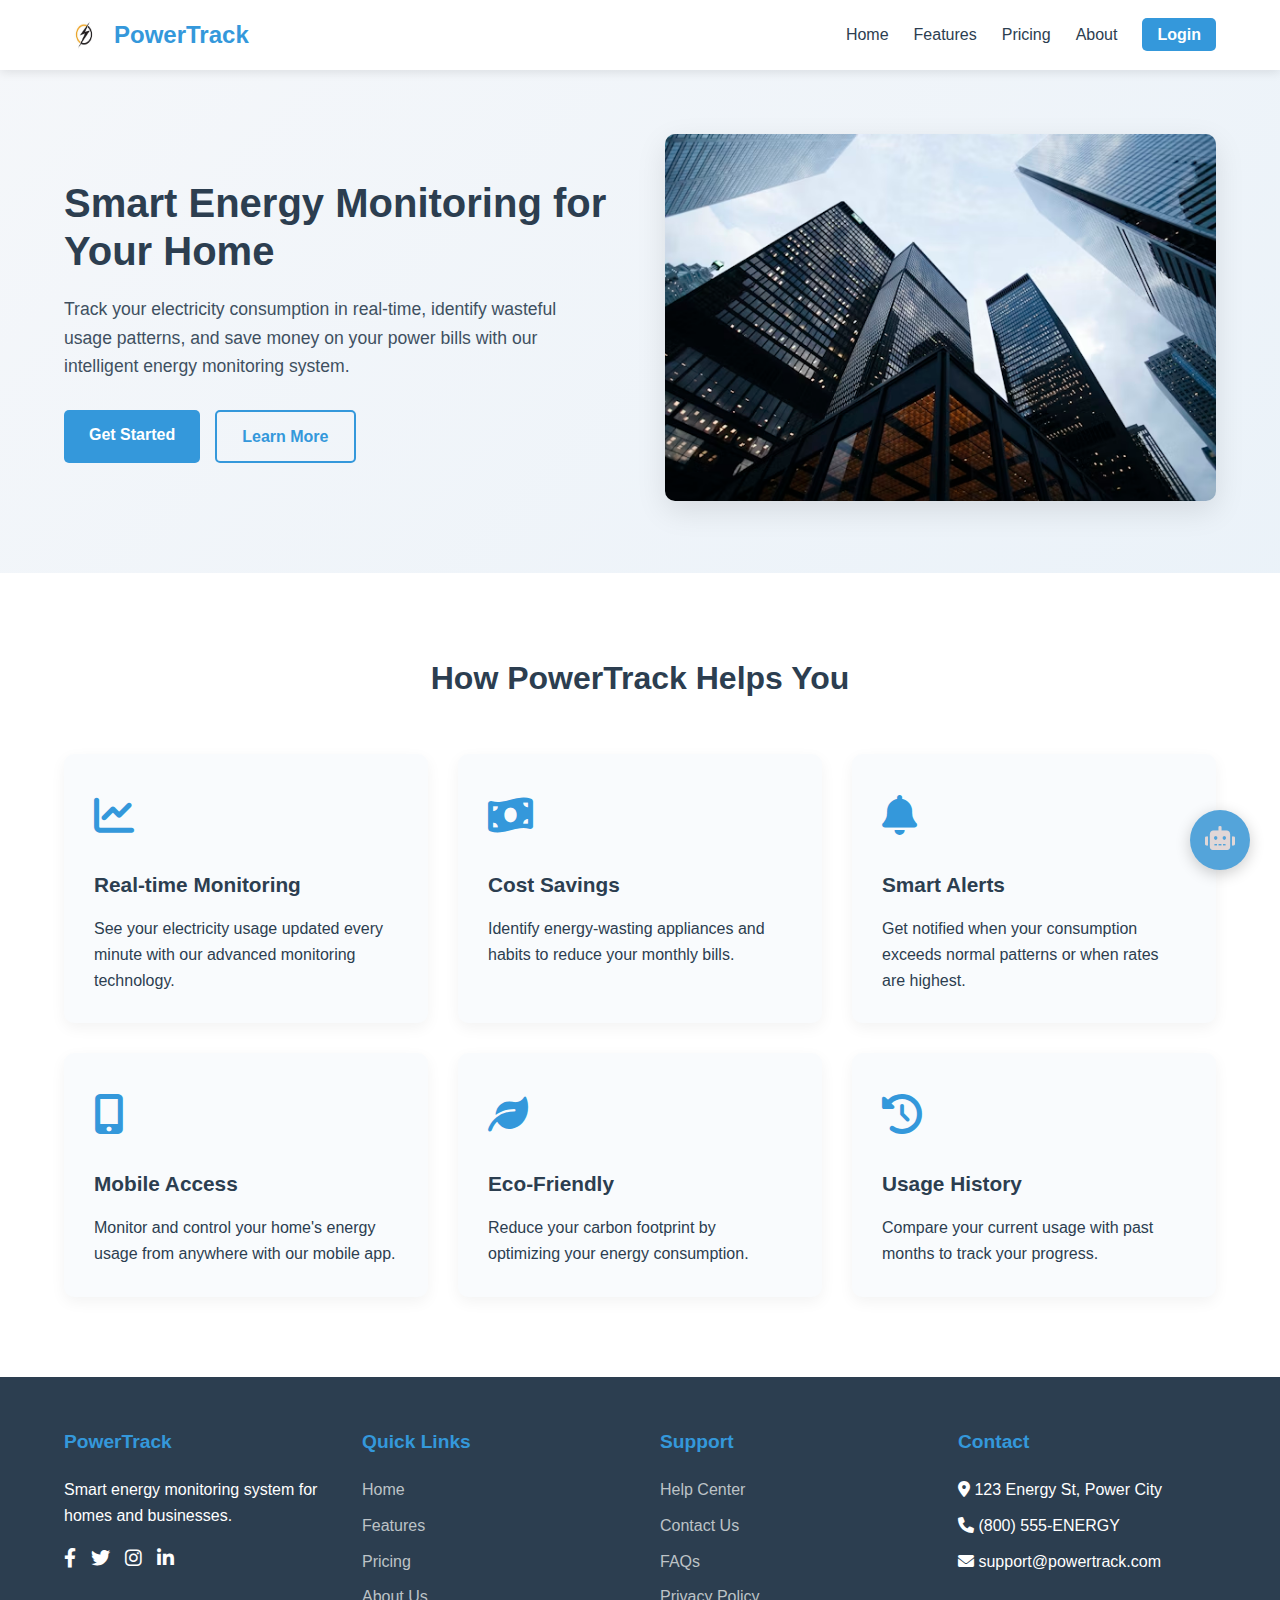
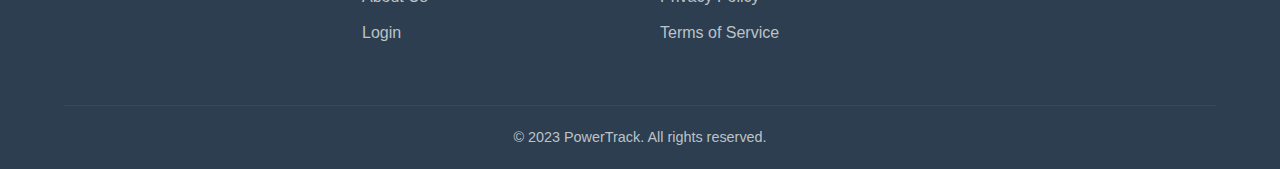
<file: index.html>
<!DOCTYPE html>
<html lang="en">
<head>
    <meta charset="UTF-8">
    <meta name="viewport" content="width=device-width, initial-scale=1.0">
    <title>PowerTrack - Home</title>
    <style>
        * {
            box-sizing: border-box;
            margin: 0;
            padding: 0;
            font-family: 'Segoe UI', Tahoma, Geneva, Verdana, sans-serif;
        }
        
        body {
            background-color: #f5f7fa;
            background-image: linear-gradient(135deg, #f5f7fa 0%, #e4eff8 100%);
            color: #2c3e50;
            line-height: 1.6;
        }
        
        /* Header Styles */
        header {
            background-color: white;
            box-shadow: 0 2px 10px rgba(0,0,0,0.1);
            padding: 15px 5%;
            display: flex;
            justify-content: space-between;
            align-items: center;
        }
        
        .logo-container {
            display: flex;
            align-items: center;
        }
        
        .logo {
            width: 40px;
            height: 40px;
            margin-right: 10px;
        }
        
        .brand-name {
            font-size: 1.5rem;
            font-weight: 700;
            color: #3498db;
        }
        
        nav ul {
            display: flex;
            list-style: none;
        }
        
        nav ul li {
            margin-left: 25px;
        }
        
        nav ul li a {
            text-decoration: none;
            color: #2c3e50;
            font-weight: 500;
            transition: color 0.3s;
        }
        
        nav ul li a:hover {
            color: #3498db;
        }
        
        .login-btn {
            background-color: #3498db;
            color: white;
            padding: 8px 15px;
            border-radius: 5px;
            font-weight: 600;
        }
        
        /* Hero Section */
        .hero {
            display: flex;
            align-items: center;
            padding: 5% 5%;
            gap: 50px;
        }
        
        .hero-content {
            flex: 1;
        }
        
        .hero h1 {
            font-size: 2.5rem;
            margin-bottom: 20px;
            line-height: 1.2;
        }
        
        .hero p {
            font-size: 1.1rem;
            margin-bottom: 30px;
            max-width: 500px;
            opacity: 0.9;
        }
        
        .cta-buttons {
            display: flex;
            gap: 15px;
        }
        
        .primary-btn, .secondary-btn {
            padding: 12px 25px;
            border-radius: 5px;
            font-weight: 600;
            text-decoration: none;
            transition: all 0.3s;
        }
        
        .primary-btn {
            background-color: #3498db;
            color: white;
        }
        
        .primary-btn:hover {
            background-color: #2980b9;
            transform: translateY(-2px);
        }
        
        .secondary-btn {
            border: 2px solid #3498db;
            color: #3498db;
        }
        
        .secondary-btn:hover {
            background-color: #f0f7fc;
        }
        
        .hero-image {
            flex: 1;
            text-align: center;
        }
        
        .hero-image img {
            max-width: 100%;
            border-radius: 10px;
            box-shadow: 0 10px 30px rgba(0,0,0,0.1);
        }
        
        /* Features Section */
        .features {
            padding: 80px 5%;
            background-color: white;
        }
        
        .section-title {
            text-align: center;
            font-size: 2rem;
            margin-bottom: 50px;
            color: #2c3e50;
        }
        
        .features-grid {
            display: grid;
            grid-template-columns: repeat(auto-fit, minmax(300px, 1fr));
            gap: 30px;
            max-width: 1200px;
            margin: 0 auto;
        }
        
        .feature-card {
            background-color: #f9fbfd;
            border-radius: 10px;
            padding: 30px;
            box-shadow: 0 5px 15px rgba(0,0,0,0.05);
            transition: transform 0.3s;
        }
        
        .feature-card:hover {
            transform: translateY(-5px);
        }
        
        .feature-icon {
            font-size: 2.5rem;
            color: #3498db;
            margin-bottom: 20px;
        }
        
        .feature-card h3 {
            font-size: 1.3rem;
            margin-bottom: 15px;
        }
        
        /* Testimonials */
        .testimonials {
            padding: 80px 5%;
            background-color: #f5f7fa;
        }
        
        .testimonial-grid {
            display: grid;
            grid-template-columns: repeat(auto-fit, minmax(300px, 1fr));
            gap: 30px;
            max-width: 1200px;
            margin: 0 auto;
        }
        
        .testimonial-card {
            background-color: white;
            border-radius: 10px;
            padding: 30px;
            box-shadow: 0 5px 15px rgba(0,0,0,0.05);
        }
        
        .testimonial-text {
            font-style: italic;
            margin-bottom: 20px;
        }
        
        .testimonial-author {
            display: flex;
            align-items: center;
        }
        
        .author-avatar {
            width: 50px;
            height: 50px;
            border-radius: 50%;
            margin-right: 15px;
            object-fit: cover;
        }
        
        .author-info h4 {
            margin-bottom: 5px;
        }
        
        .author-info p {
            color: #7f8c8d;
            font-size: 0.9rem;
        }
        
        /* Footer */
        footer {
            background-color: #2c3e50;
            color: white;
            padding: 50px 5% 20px;
        }
        
        .footer-content {
            display: grid;
            grid-template-columns: repeat(auto-fit, minmax(200px, 1fr));
            gap: 40px;
            max-width: 1200px;
            margin: 0 auto;
        }
        
        .footer-column h3 {
            font-size: 1.2rem;
            margin-bottom: 20px;
            color: #3498db;
        }
        
        .footer-column ul {
            list-style: none;
        }
        
        .footer-column ul li {
            margin-bottom: 10px;
        }
        
        .footer-column ul li a {
            color: #bdc3c7;
            text-decoration: none;
            transition: color 0.3s;
        }
        
        .footer-column ul li a:hover {
            color: white;
        }
        
        .social-links {
            display: flex;
            gap: 15px;
            margin-top: 15px;
        }
        
        .social-links a {
            color: white;
            font-size: 1.2rem;
        }
        
        .copyright {
            text-align: center;
            margin-top: 50px;
            padding-top: 20px;
            border-top: 1px solid #34495e;
            color: #bdc3c7;
            font-size: 0.9rem;
        }
        
        /* Responsive Design */
        @media (max-width: 768px) {
            .hero {
                flex-direction: column;
                text-align: center;
            }
            
            .hero p {
                max-width: 100%;
            }
            
            .cta-buttons {
                justify-content: center;
            }
            
            nav ul {
                display: none;
            }
        }

        .ai-assistant {
            position: fixed;
            bottom: 30px;
            right: 30px;
            background-color: #54a4da;
            color: white;
            width: 60px;
            height: 60px;
            border-radius: 50%;
            display: flex;
            justify-content: center;
            align-items: center;
            cursor: pointer;
            box-shadow: 0 4px 15px rgba(0,0,0,0.2);
            z-index: 100;
            transition: all 0.3s ease;
        }

        .ai-assistant:hover {
            background-color: #2980b9;
            transform: scale(1.1);
        }

        .ai-assistant i {
            font-size: 24px;
        }

    </style>
    <link rel="stylesheet" href="https://cdnjs.cloudflare.com/ajax/libs/font-awesome/6.0.0-beta3/css/all.min.css">
</head>
<body>
    <!-- Header -->
    <header>
        <div class="logo-container">
            <img src="energy logo.jpg" alt="PowerTrack Logo" class="logo">
            <span class="brand-name">PowerTrack</span>
        </div>
        <nav>
            <ul>
                <li><a href="index.html">Home</a></li>
                <li><a href="features.html">Features</a></li>
                <li><a href="#">Pricing</a></li>
                <li><a href="#">About</a></li>
                <li><a href="login.html" class="login-btn">Login</a></li>
            </ul>
        </nav>
    </header>

    <!-- Hero Section -->
    <section class="hero">
        <div class="hero-content">
            <h1>Smart Energy Monitoring for Your Home</h1>
            <p>Track your electricity consumption in real-time, identify wasteful usage patterns, and save money on your power bills with our intelligent energy monitoring system.</p>
            <div class="cta-buttons">
                <a href="login.html" class="primary-btn">Get Started</a>
                <a href="#" class="secondary-btn">Learn More</a>
            </div>
        </div>
        <div class="hero-image">
            <img src="city.avif" alt="Energy Dashboard">
        </div>
    </section>

    <!-- Features Section -->
    <section class="features">
        <h2 class="section-title">How PowerTrack Helps You</h2>
        <div class="features-grid">
            <div class="feature-card">
                <div class="feature-icon">
                    <i class="fas fa-chart-line"></i>
                </div>
                <h3>Real-time Monitoring</h3>
                <p>See your electricity usage updated every minute with our advanced monitoring technology.</p>
            </div>
            <div class="feature-card">
                <div class="feature-icon">
                    <i class="fas fa-money-bill-wave"></i>
                </div>
                <h3>Cost Savings</h3>
                <p>Identify energy-wasting appliances and habits to reduce your monthly bills.</p>
            </div>
            <div class="feature-card">
                <div class="feature-icon">
                    <i class="fas fa-bell"></i>
                </div>
                <h3>Smart Alerts</h3>
                <p>Get notified when your consumption exceeds normal patterns or when rates are highest.</p>
            </div>
            <div class="feature-card">
                <div class="feature-icon">
                    <i class="fas fa-mobile-alt"></i>
                </div>
                <h3>Mobile Access</h3>
                <p>Monitor and control your home's energy usage from anywhere with our mobile app.</p>
            </div>
            <div class="feature-card">
                <div class="feature-icon">
                    <i class="fas fa-leaf"></i>
                </div>
                <h3>Eco-Friendly</h3>
                <p>Reduce your carbon footprint by optimizing your energy consumption.</p>
            </div>
            <div class="feature-card">
                <div class="feature-icon">
                    <i class="fas fa-history"></i>
                </div>
                <h3>Usage History</h3>
                <p>Compare your current usage with past months to track your progress.</p>
            </div>
        </div>
    </section>

    <!-- Footer -->

    <footer>
        <div class="footer-content">
            <div class="footer-column">
                <h3>PowerTrack</h3>
                <p>Smart energy monitoring system for homes and businesses.</p>
                <div class="social-links">
                    <a href="#"><i class="fab fa-facebook-f"></i></a>
                    <a href="#"><i class="fab fa-twitter"></i></a>
                    <a href="#"><i class="fab fa-instagram"></i></a>
                    <a href="#"><i class="fab fa-linkedin-in"></i></a>
                </div>
            </div>
            <div class="footer-column">
                <h3>Quick Links</h3>
                <ul>
                    <li><a href="index.html">Home</a></li>
                    <li><a href="#">Features</a></li>
                    <li><a href="#">Pricing</a></li>
                    <li><a href="#">About Us</a></li>
                    <li><a href="login.html">Login</a></li>
                </ul>
            </div>
            <div class="footer-column">
                <h3>Support</h3>
                <ul>
                    <li><a href="#">Help Center</a></li>
                    <li><a href="#">Contact Us</a></li>
                    <li><a href="#">FAQs</a></li>
                    <li><a href="#">Privacy Policy</a></li>
                    <li><a href="#">Terms of Service</a></li>
                </ul>
            </div>
            <div class="footer-column">
                <h3>Contact</h3>
                <ul>
                    <li><i class="fas fa-map-marker-alt"></i> 123 Energy St, Power City</li>
                    <li><i class="fas fa-phone"></i> (800) 555-ENERGY</li>
                    <li><i class="fas fa-envelope"></i> support@powertrack.com</li>
                </ul>
            </div>
        </div>
        <div class="copyright">
            &copy; 2023 PowerTrack. All rights reserved.
        </div>
    </footer>
    <div class="ai-assistant" id="aiButton">
        <a href="bot.html" style="color: rgb(225, 215, 215);"><i class="fas fa-robot"></i></a>
    </div>
</body>
</html>
</file>
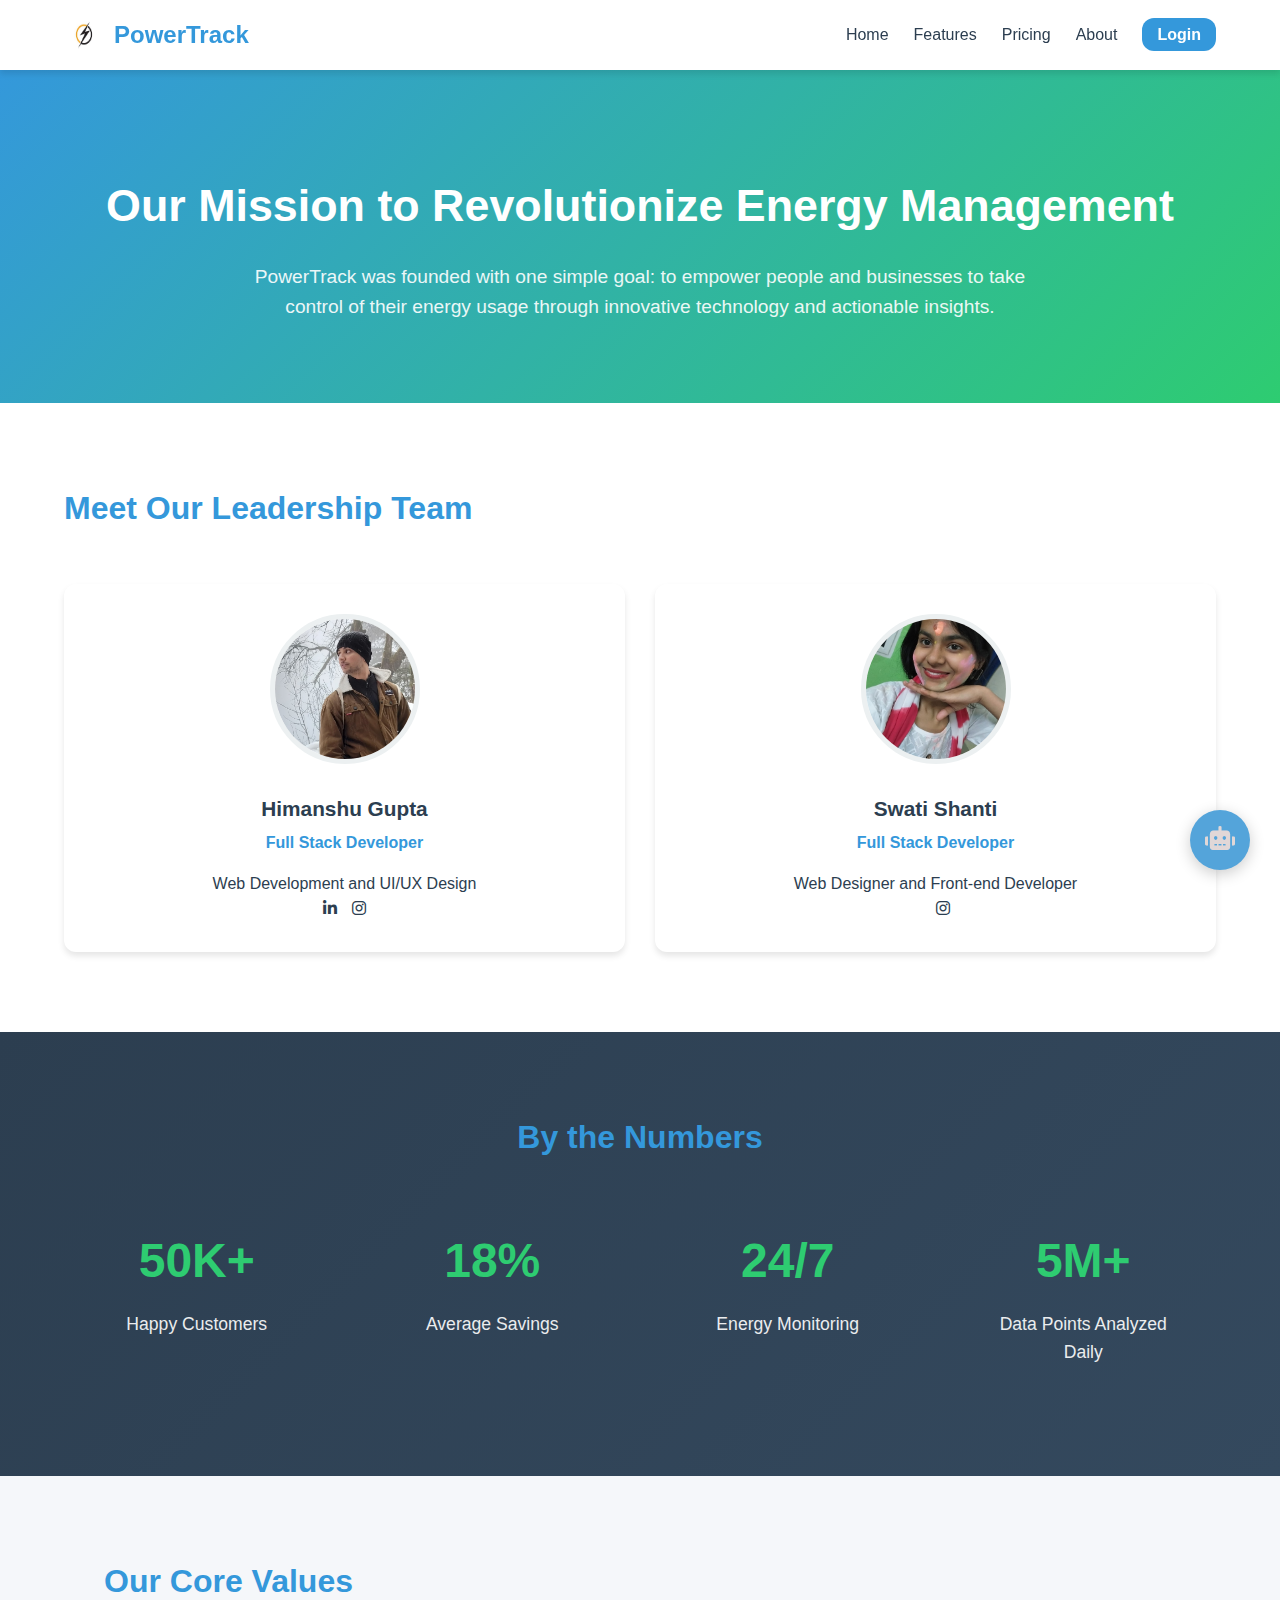
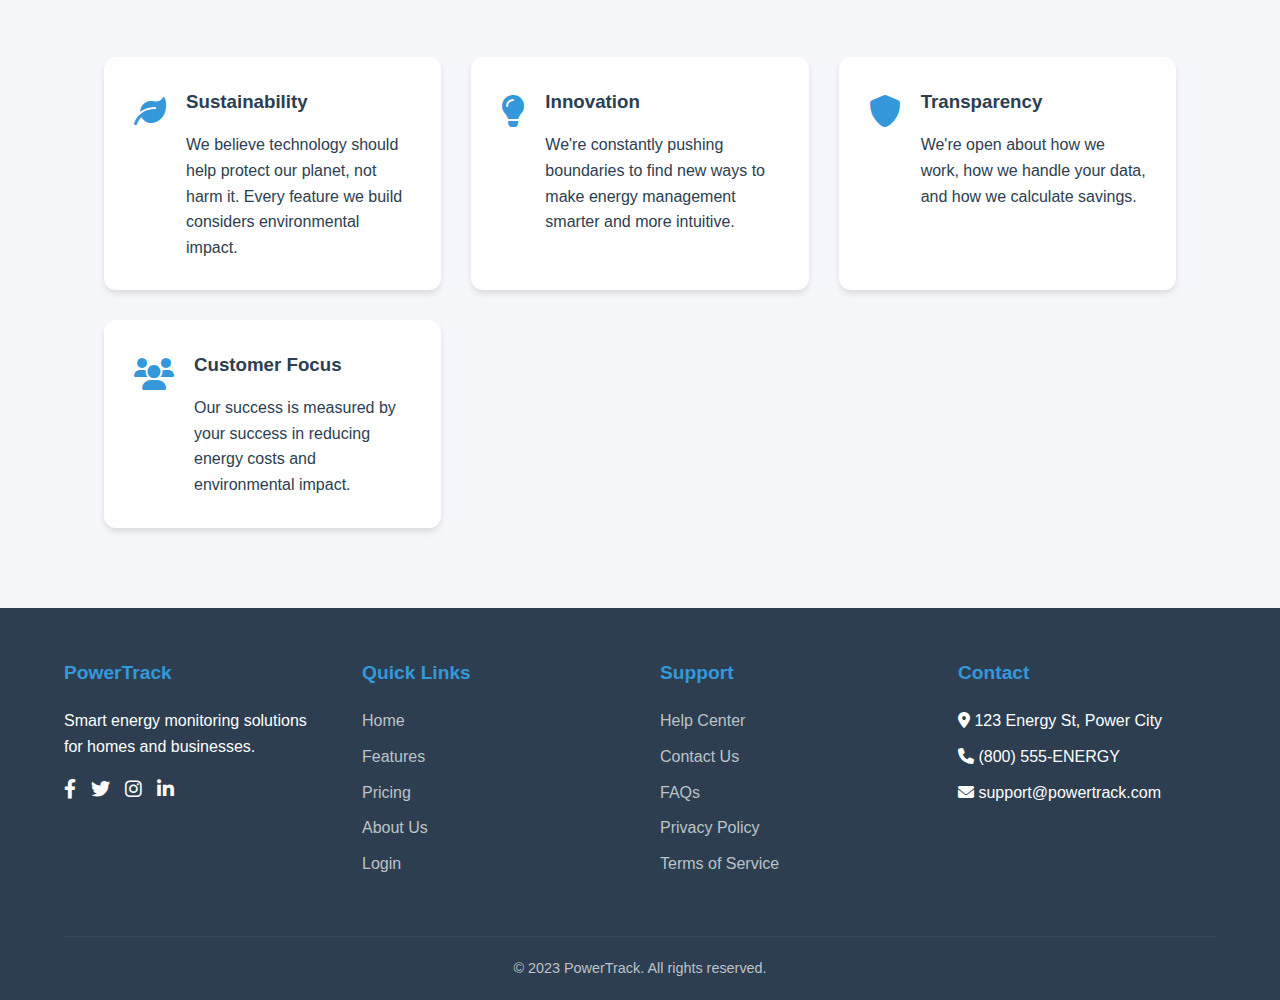
<file: about.html>
<!DOCTYPE html>
<html lang="en">
<head>
    <meta charset="UTF-8">
    <meta name="viewport" content="width=device-width, initial-scale=1.0">
    <title>About PowerTrack - Smart Energy Monitoring</title>
    <style>
        :root {
            --primary: #3498db;
            --secondary: #2ecc71;
            --dark: #2c3e50;
            --light: #ecf0f1;
            --accent: #e74c3c;
            --shadow: 0 4px 6px rgba(0,0,0,0.1);
            --radius: 12px;
        }
        
        * {
            margin: 0;
            padding: 0;
            box-sizing: border-box;
            font-family: 'Segoe UI', Tahoma, Geneva, Verdana, sans-serif;
        }
        
        body {
            background: #f5f7fa;
            color: var(--dark);
            line-height: 1.6;
        }
        
        /* Header */
        header {
            background: white;
            box-shadow: var(--shadow);
            padding: 15px 5%;
            display: flex;
            justify-content: space-between;
            align-items: center;
            position: sticky;
            top: 0;
            z-index: 100;
        }
        
        .logo-container {
            display: flex;
            align-items: center;
        }
        
        .logo {
            width: 40px;
            height: 40px;
            margin-right: 10px;
        }
        
        .brand-name {
            font-size: 1.5rem;
            font-weight: 700;
            color: var(--primary);
        }
        
        nav ul {
            display: flex;
            list-style: none;
        }
        
        nav ul li {
            margin-left: 25px;
        }
        
        nav ul li a {
            text-decoration: none;
            color: var(--dark);
            font-weight: 500;
            transition: color 0.3s;
        }
        
        nav ul li a:hover {
            color: var(--primary);
        }
        
        .login-btn {
            background: var(--primary);
            color: white;
            padding: 8px 15px;
            border-radius: var(--radius);
            font-weight: 600;
        }
        
        /* Hero Section */
        .about-hero {
            background: linear-gradient(135deg, var(--primary), var(--secondary));
            color: white;
            padding: 100px 5% 80px;
            text-align: center;
        }
        
        .about-hero h1 {
            font-size: 2.8rem;
            margin-bottom: 20px;
        }
        
        .about-hero p {
            max-width: 800px;
            margin: 0 auto;
            font-size: 1.2rem;
            opacity: 0.9;
        }
        
        /* Mission Section */
        .mission-section {
            padding: 80px 5%;
            max-width: 1200px;
            margin: 0 auto;
            display: flex;
            align-items: center;
            gap: 50px;
        }
        
        .mission-content {
            flex: 1;
        }
        
        .mission-image {
            flex: 1;
            border-radius: var(--radius);
            overflow: hidden;
            box-shadow: var(--shadow);
        }
        
        .mission-image img {
            width: 100%;
            height: auto;
            display: block;
        }
        
        .section-title {
            font-size: 2rem;
            margin-bottom: 30px;
            color: var(--primary);
        }
        
        /* Team Section */
        .team-section {
            padding: 80px 5%;
            background: white;
        }
        
        .team-container {
            max-width: 1200px;
            margin: 0 auto;
        }
        
        .team-grid {
            display: grid;
            grid-template-columns: repeat(auto-fit, minmax(250px, 1fr));
            gap: 30px;
            margin-top: 50px;
        }
        
        .team-card {
            background: white;
            border-radius: var(--radius);
            padding: 30px;
            text-align: center;
            box-shadow: var(--shadow);
            transition: transform 0.3s;
        }
        
        .team-card:hover {
            transform: translateY(-10px);
        }
        
        .team-photo {
            width: 150px;
            height: 150px;
            border-radius: 50%;
            object-fit: cover;
            margin: 0 auto 20px;
            border: 5px solid var(--light);
        }
        
        .team-name {
            font-size: 1.3rem;
            margin-bottom: 5px;
            color: var(--dark);
        }
        
        .team-position {
            color: var(--primary);
            margin-bottom: 15px;
            font-weight: 600;
        }
        
        .social-links {
            display: flex;
            justify-content: center;
            gap: 15px;
        }
        
        .social-links a {
            color: var(--dark);
            transition: color 0.3s;
        }
        
        .social-links a:hover {
            color: var(--primary);
        }
        
        /* Stats Section */
        .stats-section {
            padding: 80px 5%;
            background: linear-gradient(135deg, var(--dark), #34495e);
            color: white;
            text-align: center;
        }
        
        .stats-grid {
            display: grid;
            grid-template-columns: repeat(auto-fit, minmax(200px, 1fr));
            gap: 30px;
            max-width: 1200px;
            margin: 0 auto;
        }
        
        .stat-item {
            padding: 30px;
        }
        
        .stat-number {
            font-size: 3rem;
            font-weight: 700;
            margin-bottom: 10px;
            color: var(--secondary);
        }
        
        .stat-label {
            font-size: 1.1rem;
            opacity: 0.9;
        }
        
        /* Values Section */
        .values-section {
            padding: 80px 5%;
            max-width: 1200px;
            margin: 0 auto;
        }
        
        .values-grid {
            display: grid;
            grid-template-columns: repeat(auto-fit, minmax(300px, 1fr));
            gap: 30px;
            margin-top: 50px;
        }
        
        .value-card {
            background: white;
            border-radius: var(--radius);
            padding: 30px;
            box-shadow: var(--shadow);
            display: flex;
            gap: 20px;
        }
        
        .value-icon {
            font-size: 2rem;
            color: var(--primary);
        }
        
        .value-content h3 {
            margin-bottom: 15px;
            color: var(--dark);
        }
        
        /* CTA Section */
        .cta-section {
            background: var(--primary);
            color: white;
            text-align: center;
            padding: 80px 5%;
            margin-top: 40px;
        }
        
        .cta-section h2 {
            font-size: 2.2rem;
            margin-bottom: 20px;
        }
        
        .cta-buttons {
            display: flex;
            justify-content: center;
            gap: 20px;
            margin-top: 30px;
        }
        
        .cta-btn {
            display: inline-block;
            padding: 12px 30px;
            border-radius: var(--radius);
            font-weight: 600;
            text-decoration: none;
            transition: all 0.3s;
        }
        
        .primary-btn {
            background: white;
            color: var(--primary);
        }
        
        .primary-btn:hover {
            transform: translateY(-3px);
            box-shadow: var(--shadow);
        }
        
        .secondary-btn {
            border: 2px solid white;
            color: white;
        }
        
        .secondary-btn:hover {
            background: rgba(255,255,255,0.1);
        }
        
        /* Footer */
        footer {
            background: var(--dark);
            color: white;
            padding: 50px 5% 20px;
        }
        
        .footer-content {
            display: grid;
            grid-template-columns: repeat(auto-fit, minmax(200px, 1fr));
            gap: 40px;
            max-width: 1200px;
            margin: 0 auto;
        }
        
        .footer-column h3 {
            color: var(--primary);
            margin-bottom: 20px;
            font-size: 1.2rem;
        }
        
        .footer-column ul {
            list-style: none;
        }
        
        .footer-column ul li {
            margin-bottom: 10px;
        }
        
        .footer-column ul li a {
            color: #bdc3c7;
            text-decoration: none;
            transition: color 0.3s;
        }
        
        .footer-column ul li a:hover {
            color: white;
        }
        
        .footer-social-links {
            display: flex;
            gap: 15px;
            margin-top: 15px;
        }
        
        .footer-social-links a {
            color: white;
            font-size: 1.2rem;
        }
        
        .copyright {
            text-align: center;
            margin-top: 50px;
            padding-top: 20px;
            border-top: 1px solid #34495e;
            color: #bdc3c7;
            font-size: 0.9rem;
        }
        
        /* Responsive */
        @media (max-width: 768px) {
            .mission-section {
                flex-direction: column;
            }
            
            .cta-buttons {
                flex-direction: column;
                align-items: center;
            }
            
            nav ul {
                display: none;
            }
            
            .about-hero h1 {
                font-size: 2.2rem;
            }
        }

        .ai-assistant {
            position: fixed;
            bottom: 30px;
            right: 30px;
            background-color: #54a4da;
            color: white;
            width: 60px;
            height: 60px;
            border-radius: 50%;
            display: flex;
            justify-content: center;
            align-items: center;
            cursor: pointer;
            box-shadow: 0 4px 15px rgba(0,0,0,0.2);
            z-index: 100;
            transition: all 0.3s ease;
        }

        .ai-assistant:hover {
            background-color: #2980b9;
            transform: scale(1.1);
        }

        .ai-assistant i {
            font-size: 24px;
        }
    </style>
    <link rel="stylesheet" href="https://cdnjs.cloudflare.com/ajax/libs/font-awesome/6.0.0-beta3/css/all.min.css">
</head>
<body>
    <!-- Header -->
    <header>
        <div class="logo-container">
            <img src="energy logo.jpg" alt="PowerTrack Logo" class="logo">
            <span class="brand-name">PowerTrack</span>
        </div>
        <nav>
            <ul>
                <li><a href="index.html">Home</a></li>
                <li><a href="features.html">Features</a></li>
                <li><a href="pricing.html">Pricing</a></li>
                <li><a href="about.html" class="active">About</a></li>
                <li><a href="login.html" class="login-btn">Login</a></li>
            </ul>
        </nav>
    </header>

    <section class="about-hero">
        <h1>Our Mission to Revolutionize Energy Management</h1>
        <p>PowerTrack was founded with one simple goal: to empower people and businesses to take control of their energy usage through innovative technology and actionable insights.</p>
    </section>

    <!-- Developer Section -->
    <section class="team-section">
        <div class="team-container">
            <h2 class="section-title">Meet Our Leadership Team</h2>
            <div class="team-grid">
                <div class="team-card">
                    <img src="himanshu1.jpg" alt="Sarah Chen" class="team-photo">
                    <h3 class="team-name">Himanshu Gupta</h3>
                    <p class="team-position">Full Stack Developer</p>
                    </p>
                    <p>Web Development and UI/UX Design</p>
                    <div class="social-links">
                        <a href="https://www.instagram.com/himansh__07?igsh=MThiZWMxaGVidTYxOA=="><i class="fab fa-linkedin-in"></i></a>
                        <a href=""><i class="fab fa-instagram"></i></a>
                    </div>
                </div>
                <div class="team-card">
                    <img src="IMG-20230308-WA0051.jpg" alt="Michael Rodriguez" class="team-photo">
                    <h3 class="team-name">Swati Shanti </h3>
                    <p class="team-position">Full Stack Developer</p>
                    <p>Web Designer and Front-end Developer</p>
                    <div class="social-links">
                        <a href="#"></i></a>
                        <a href="#"><i class="fab fa-instagram"></i></a>
                    </div>
                </div>
            </div>
        </div>
    </section>

    <div class="ai-assistant" id="aiButton">
        <a href="index.html" style="color: rgb(225, 215, 215);"><i class="fas fa-robot"></i></a>
    </div>
    
    <!-- Stats Section -->
    <section class="stats-section">
        <h2 class="section-title">By the Numbers</h2>
        <div class="stats-grid">
            <div class="stat-item">
                <div class="stat-number">50K+</div>
                <div class="stat-label">Happy Customers</div>
            </div>
            <div class="stat-item">
                <div class="stat-number">18%</div>
                <div class="stat-label">Average Savings</div>
            </div>
            <div class="stat-item">
                <div class="stat-number">24/7</div>
                <div class="stat-label">Energy Monitoring</div>
            </div>
            <div class="stat-item">
                <div class="stat-number">5M+</div>
                <div class="stat-label">Data Points Analyzed Daily</div>
            </div>
        </div>
    </section>

    <!-- Values Section -->
    <section class="values-section">
        <h2 class="section-title">Our Core Values</h2>
        <div class="values-grid">
            <div class="value-card">
                <div class="value-icon">
                    <i class="fas fa-leaf"></i>
                </div>
                <div class="value-content">
                    <h3>Sustainability</h3>
                    <p>We believe technology should help protect our planet, not harm it. Every feature we build considers environmental impact.</p>
                </div>
            </div>
            <div class="value-card">
                <div class="value-icon">
                    <i class="fas fa-lightbulb"></i>
                </div>
                <div class="value-content">
                    <h3>Innovation</h3>
                    <p>We're constantly pushing boundaries to find new ways to make energy management smarter and more intuitive.</p>
                </div>
            </div>
            <div class="value-card">
                <div class="value-icon">
                    <i class="fas fa-shield-alt"></i>
                </div>
                <div class="value-content">
                    <h3>Transparency</h3>
                    <p>We're open about how we work, how we handle your data, and how we calculate savings.</p>
                </div>
            </div>
            <div class="value-card">
                <div class="value-icon">
                    <i class="fas fa-users"></i>
                </div>
                <div class="value-content">
                    <h3>Customer Focus</h3>
                    <p>Our success is measured by your success in reducing energy costs and environmental impact.</p>
                </div>
            </div>
        </div>
    </section>

    <!-- Footer -->
    <footer>
        <div class="footer-content">
            <div class="footer-column">
                <h3>PowerTrack</h3>
                <p>Smart energy monitoring solutions for homes and businesses.</p>
                <div class="footer-social-links">
                    <a href="#"><i class="fab fa-facebook-f"></i></a>
                    <a href="#"><i class="fab fa-twitter"></i></a>
                    <a href="#"><i class="fab fa-instagram"></i></a>
                    <a href="#"><i class="fab fa-linkedin-in"></i></a>
                </div>
            </div>
            <div class="footer-column">
                <h3>Quick Links</h3>
                <ul>
                    <li><a href="index.html">Home</a></li>
                    <li><a href="features.html">Features</a></li>
                    <li><a href="pricing.html">Pricing</a></li>
                    <li><a href="about.html">About Us</a></li>
                    <li><a href="login.html">Login</a></li>
                </ul>
            </div>
            <div class="footer-column">
                <h3>Support</h3>
                <ul>
                    <li><a href="#">Help Center</a></li>
                    <li><a href="#">Contact Us</a></li>
                    <li><a href="#">FAQs</a></li>
                    <li><a href="#">Privacy Policy</a></li>
                    <li><a href="#">Terms of Service</a></li>
                </ul>
            </div>
            <div class="footer-column">
                <h3>Contact</h3>
                <ul>
                    <li><i class="fas fa-map-marker-alt"></i> 123 Energy St, Power City</li>
                    <li><i class="fas fa-phone"></i> (800) 555-ENERGY</li>
                    <li><i class="fas fa-envelope"></i> support@powertrack.com</li>
                </ul>
            </div>
        </div>
        <div class="copyright">
            &copy; 2023 PowerTrack. All rights reserved.
        </div>
    </footer>
</body>

</html>
</file>
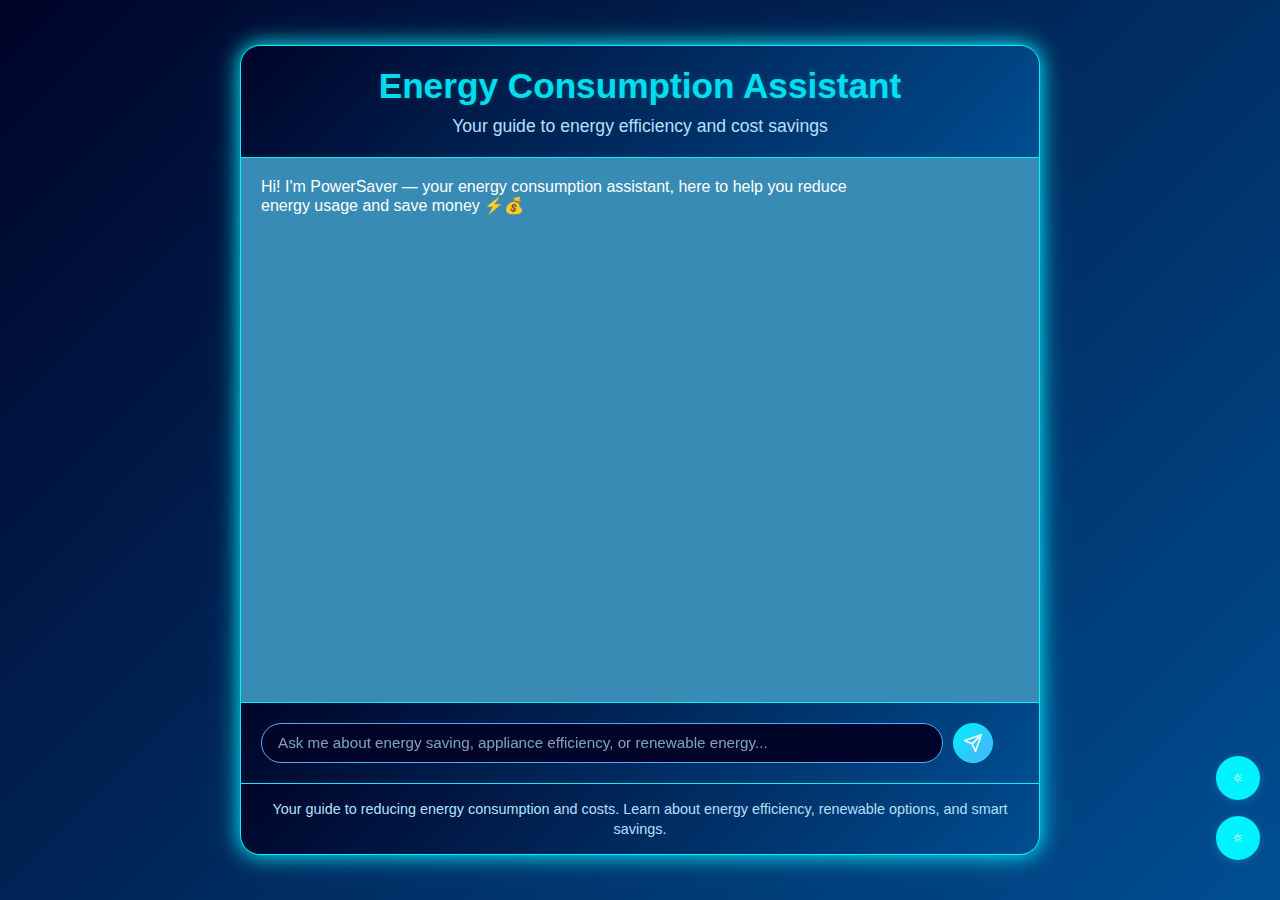
<file: bot.html>
<!DOCTYPE html>
<html lang="en">
<head>
    <meta charset="UTF-8">
    <meta name="viewport" content="width=device-width, initial-scale=1.0">
    <title>Energy Consumption Assistant</title>
    <link rel="stylesheet" href="styles.css">
</head>
<body>

    <div class="container">
        <div class="header">
            <h1>Energy Consumption Assistant</h1>
            <p>Your guide to energy efficiency and cost savings</p>
        </div>
        
        <div id="chat-box">
            
        </div>
        
        <div class="input-area">
            <input type="text" id="user-input" placeholder="Ask me about energy saving, appliance efficiency, or renewable energy..." autofocus>
            <button id="send-button">
                <svg width="20" height="20" viewBox="0 0 24 24" fill="none" xmlns="http://www.w3.org/2000/svg">
                    <path d="M22 2L11 13" stroke="white" stroke-width="2" stroke-linecap="round" stroke-linejoin="round"/>
                    <path d="M22 2L15 22L11 13L2 9L22 2Z" stroke="white" stroke-width="2" stroke-linecap="round" stroke-linejoin="round"/>
                </svg>
            </button>
        </div>
        
        <div class="footer">
            <p class="disclaimer">Your guide to reducing energy consumption and costs. Learn about energy efficiency, renewable options, and smart savings.</p>
        </div>

        <div class="animation-controls">
            <button id="animation-toggle" class="animation-toggle">
                <svg width="10" height="10" viewBox="0 0 24 24" fill="none" xmlns="http://www.w3.org/2000/svg">
                    <path d="M12 3V4M12 20V21M4 12H3M6.31412 6.31412L5.5 5.5M17.6859 6.31412L18.5 5.5M6.31412 17.69L5.5 18.5M17.6859 17.69L18.5 18.5M21 12H20M12 7C14.7614 7 17 9.23858 17 12C17 14.7614 14.7614 17 12 17C9.23858 17 7 14.7614 7 12C7 9.23858 9.23858 7 12 7Z" stroke="currentColor" stroke-width="2" stroke-linecap="round" stroke-linejoin="round"/>
                </svg>
            </button>
            <div class="animation-menu">
                <button class="animation-option" data-animation="snow">❄ Snow</button>
                <button class="animation-option" data-animation="rain">🌧️ Rain</button>
                <button class="animation-option" data-animation="fire">🔥 Fire</button>
                <button class="animation-option" data-animation="stars">⭐ Stars</button>
                <button class="animation-option" data-animation="asteroids">☄️ Asteroids</button>
                <button class="animation-option" data-animation="none">❌ None</button>
            </div>
        </div>

        <button id="theme-switcher" class="theme-switcher">
            <svg width="10" height="10" viewBox="0 0 24 24" fill="none" xmlns="http://www.w3.org/2000/svg">
                <path d="M12 3V4M12 20V21M4 12H3M6.31412 6.31412L5.5 5.5M17.6859 6.31412L18.5 5.5M6.31412 17.69L5.5 18.5M17.6859 17.69L18.5 18.5M21 12H20M12 7C14.7614 7 17 9.23858 17 12C17 14.7614 14.7614 17 12 17C9.23858 17 7 14.7614 7 12C7 9.23858 9.23858 7 12 7Z" stroke="currentColor" stroke-width="2" stroke-linecap="round" stroke-linejoin="round"/>
            </svg>
        </button>
    </div>
    
    <script src="app.js"></script>
</body>
</html>
</file>
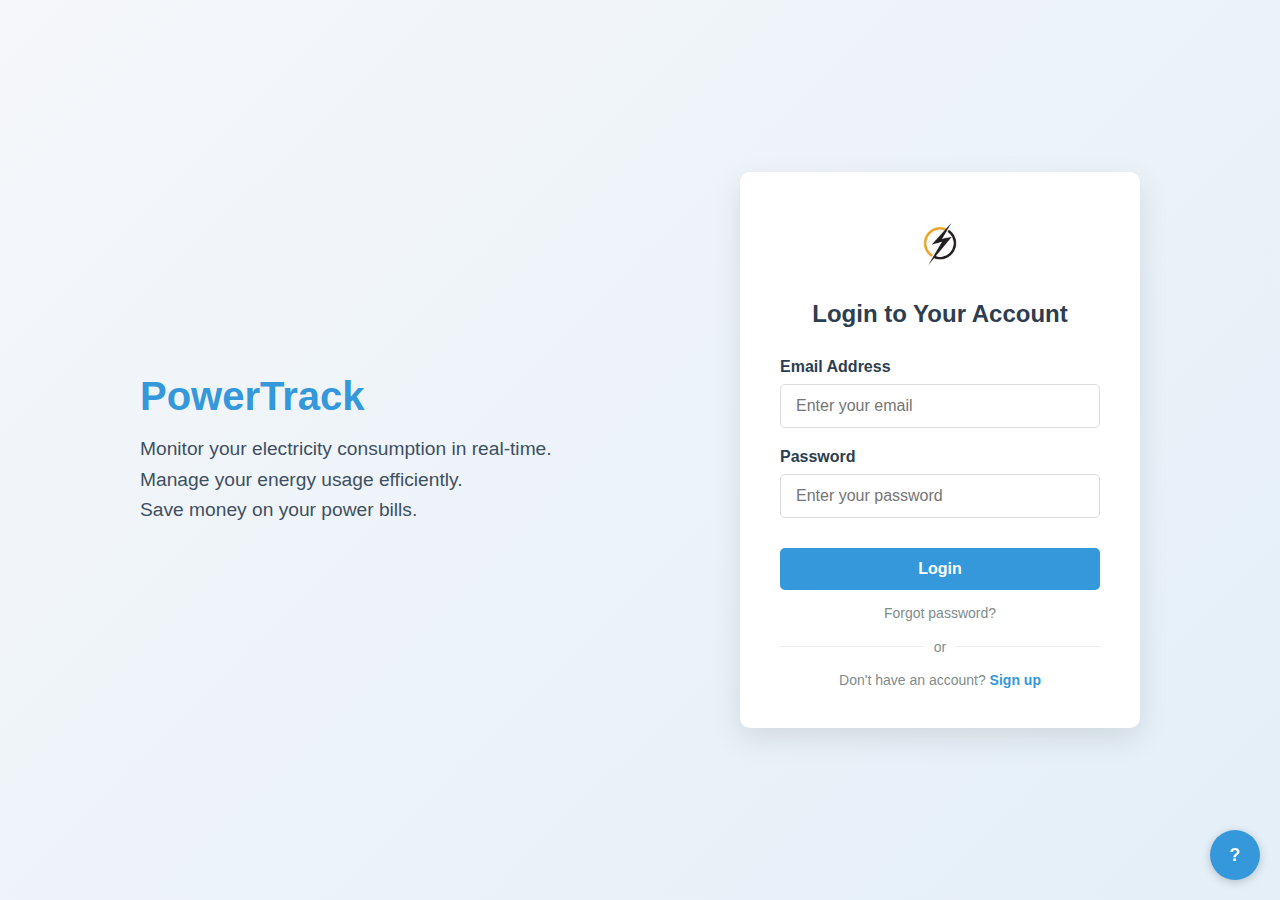
<file: login.html>
<!DOCTYPE html>
<html lang="en">
<head>
    <meta charset="UTF-8">
    <meta name="viewport" content="width=device-width, initial-scale=1.0">
    <title>PowerTrack - Login</title>
    <style>
        * {
            box-sizing: border-box;
            margin: 0;
            padding: 0;
            font-family: 'Segoe UI', Tahoma, Geneva, Verdana, sans-serif;
        }
        
        body {
            background-color: #f5f7fa;
            display: flex;
            justify-content: center;
            align-items: center;
            min-height: 100vh;
            background-image: linear-gradient(135deg, #f5f7fa 0%, #e4eff8 100%);
            position: relative;
        }
        
        .container {
            display: flex;
            align-items: center;
            max-width: 1000px;
            width: 90%;
            gap: 30px;
        }
        
        /* Branding Text */
        .branding {
            flex: 1;
            padding-right: 20px;
        }
        
        .brand-name {
            font-size: 2.5rem;
            font-weight: 700;
            margin-bottom: 15px;
            color: #3498db;
        }
        
        .slogan {
            font-size: 1.2rem;
            color: #2c3e50;
            opacity: 0.9;
            line-height: 1.6;
        }
        
        /* Login Container */
        .login-container {
            background-color: white;
            border-radius: 10px;
            box-shadow: 0 10px 30px rgba(0, 0, 0, 0.1);
            width: 400px;
            padding: 40px;
            text-align: center;
        }
        
        .logo {
            width: 80px;
            margin-bottom: 20px;
        }
        
        h1 {
            color: #2c3e50;
            margin-bottom: 30px;
            font-size: 24px;
        }
        
        .input-group {
            margin-bottom: 20px;
            text-align: left;
        }
        
        label {
            display: block;
            margin-bottom: 8px;
            color: #2c3e50;
            font-weight: 600;
        }
        
        input {
            width: 100%;
            padding: 12px 15px;
            border: 1px solid #ddd;
            border-radius: 5px;
            font-size: 16px;
            transition: border 0.3s;
        }
        
        input:focus {
            outline: none;
            border-color: #3498db;
        }
        
        .btn {
            background-color: #3498db;
            color: white;
            border: none;
            padding: 12px 20px;
            border-radius: 5px;
            cursor: pointer;
            font-size: 16px;
            font-weight: 600;
            width: 100%;
            transition: background-color 0.3s;
            margin-top: 10px;
        }
        
        .btn:hover {
            background-color: #2980b9;
        }
        
        .forgot-password {
            display: block;
            margin-top: 15px;
            color: #7f8c8d;
            text-decoration: none;
            font-size: 14px;
        }
        
        .divider {
            margin: 25px 0;
            height: 1px;
            background-color: #eee;
            position: relative;
        }
        
        .divider::after {
            content: "or";
            position: absolute;
            top: 50%;
            left: 50%;
            transform: translate(-50%, -50%);
            background-color: white;
            padding: 0 10px;
            color: #7f8c8d;
            font-size: 14px;
        }
        
        .signup-link {
            margin-top: 20px;
            color: #7f8c8d;
            font-size: 14px;
        }
        
        .signup-link a {
            color: #3498db;
            text-decoration: none;
            font-weight: 600;
        }
        
        .spinner {
            border: 4px solid rgba(0, 0, 0, 0.1);
            width: 36px;
            height: 36px;
            border-radius: 50%;
            border-left-color: #3498db;
            animation: spin 1s linear infinite;
            margin: 20px auto;
            display: none;
        }
        
        @keyframes spin {
            0% { transform: rotate(0deg); }
            100% { transform: rotate(360deg); }
        }
        
        /* Help Button Styles */
        .help-button {
            position: fixed;
            bottom: 20px;
            right: 20px;
            background-color: #3498db;
            color: white;
            width: 50px;
            height: 50px;
            border-radius: 50%;
            display: flex;
            justify-content: center;
            align-items: center;
            cursor: pointer;
            box-shadow: 0 2px 10px rgba(0,0,0,0.2);
            z-index: 100;
            font-weight: bold;
            font-size: 18px;
            transition: all 0.3s ease;
        }
        
        .help-button:hover {
            background-color: #2980b9;
            transform: scale(1.1);
        }
        
        .help-panel {
            position: fixed;
            bottom: 80px;
            right: 20px;
            width: 300px;
            background: white;
            border-radius: 8px;
            box-shadow: 0 5px 20px rgba(0,0,0,0.15);
            padding: 20px;
            display: none;
            z-index: 101;
            animation: fadeIn 0.3s ease;
        }
        
        @keyframes fadeIn {
            from { opacity: 0; transform: translateY(10px); }
            to { opacity: 1; transform: translateY(0); }
        }
        
        .help-panel h3 {
            color: #2c3e50;
            margin-bottom: 15px;
            border-bottom: 1px solid #eee;
            padding-bottom: 10px;
        }
        
        .help-panel ul {
            list-style-type: none;
        }
        
        .help-panel li {
            margin-bottom: 10px;
            color: #7f8c8d;
            line-height: 1.5;
        }
        
        .help-panel li strong {
            color: #2c3e50;
        }
        
        .overlay {
            position: fixed;
            top: 0;
            left: 0;
            right: 0;
            bottom: 0;
            background: rgba(0,0,0,0.2);
            z-index: 99;
            display: none;
        }

        /* Responsive adjustments */
        @media (max-width: 768px) {
            .container {
                flex-direction: column;
                gap: 30px;
                padding: 20px;
            }
            
            .branding {
                padding-right: 0;
                text-align: center;
            }
            
            .login-container {
                width: 100%;
            }
        }
    </style>
</head>
<body>
    <div class="container">
        <!-- Branding Text on Left -->
        <div class="branding">
            <div class="brand-name">PowerTrack</div>
            <div class="slogan">
                Monitor your electricity consumption in real-time.<br>
                Manage your energy usage efficiently.<br>
                Save money on your power bills.
            </div>
        </div>

        <!-- Centered Login Form -->
        <div class="login-container">
            <img src="energy logo.jpg" alt="PowerTrack Logo" class="logo">
            <h1>Login to Your Account</h1>
            
            <div id="loginForm">
                <div class="input-group">
                    <label for="email">Email Address</label>
                    <input type="email" id="email" name="email" placeholder="Enter your email" required>
                </div>
                
                <div class="input-group">
                    <label for="password">Password</label>
                    <input type="password" id="password" name="password" placeholder="Enter your password" required>
                </div>
                
                <a href="home.html"><button class="btn" onclick="handleFakeLogin()">Login</button></a>
                <a href="#" class="forgot-password">Forgot password?</a>
            </div>
            
            <div class="spinner" id="spinner"></div>        
            <div class="divider"></div>
            <p class="signup-link">Don't have an account? <a href="#">Sign up</a></p>
        </div>
    </div>

    <!-- Help System -->
    <div class="help-button" id="helpButton">?</div>
    
    <div class="help-panel" id="helpPanel">
        <h3>Help Center</h3>
        <ul>
            <li><strong>Demo Login:</strong> Any email/password will work</li>
            <li><strong>Forgot Password:</strong> Contact support@powertrack.com</li>
            <li><strong>Account Issues:</strong> Try clearing browser cache</li>
            <li><strong>Browser Support:</strong> Works best on Chrome/Firefox</li>
            <li><strong>Need Help?</strong> Call +1 (800) 555-ENERGY</li>
        </ul>
    </div>
    
    <div class="overlay" id="overlay"></div>
</body>
</html>
</file>
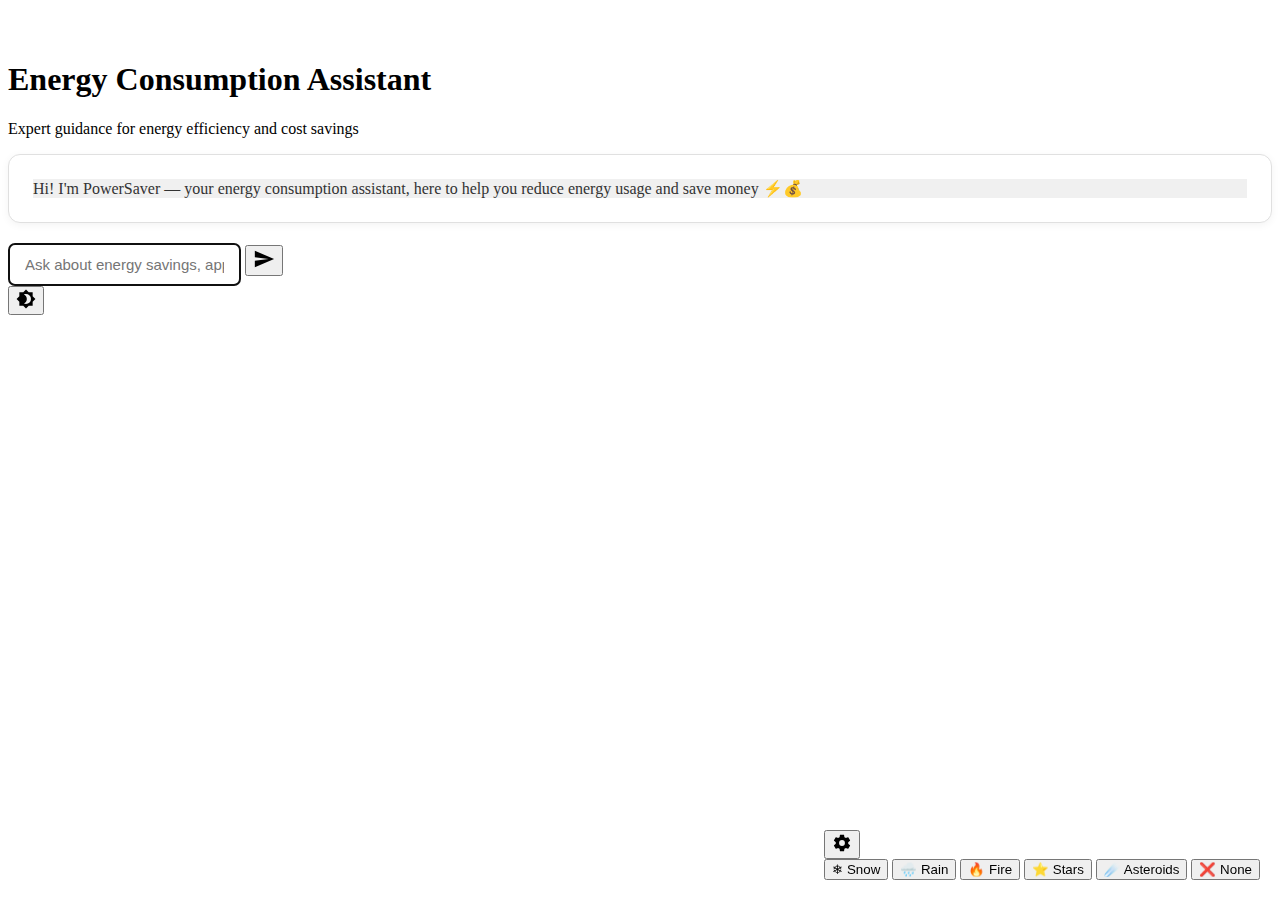
<file: newbot.html>
<!DOCTYPE html>
<html lang="en">
<head>
    <meta charset="UTF-8">
    <meta name="viewport" content="width=device-width, initial-scale=1.0">
    <title>Energy Consumption Assistant</title>
    <link rel="stylesheet" href="https://fonts.googleapis.com/css2?family=Manrope:wght@300;400;500;600;700&display=swap">
    <link rel="stylesheet" href="newstyle.css">
</head>
<body>
    <div class="energy-assistant">
        <div class="assistant-container">
            <div class="assistant-header">
                <div class="header-content">
                    <div class="logo">
                        <svg viewBox="0 0 24 24" width="28" height="28">
                            <path fill="url(#logo-gradient)" d="M12,2L4,12L12,22L20,12L12,2M12,4L18,12L12,20L6,12L12,4Z" />
                        </svg>
                        <h1>Energy Consumption Assistant</h1>
                    </div>
                    <p>Expert guidance for energy efficiency and cost savings</p>
                </div>
                <div class="header-accent"></div>
            </div>
            
            <div class="chat-container">
                <div id="chat-box"></div>
            </div>
            
            <div class="input-container">
                <div class="input-wrapper">
                    <input type="text" id="user-input" placeholder="Ask about energy savings, appliance efficiency, or renewable options..." autofocus>
                    <button id="send-button">
                        <svg width="22" height="22" viewBox="0 0 24 24">
                            <path fill="currentColor" d="M2,21L23,12L2,3V10L17,12L2,14V21Z" />
                        </svg>
                    </button>
                </div>
            </div>
        </div>

        <div class="control-panel">
            <div class="animation-controls">
                <button id="animation-toggle" class="control-btn" title="Background effects">
                    <svg width="20" height="20" viewBox="0 0 24 24">
                        <path fill="currentColor" d="M12,15.5A3.5,3.5 0 0,1 8.5,12A3.5,3.5 0 0,1 12,8.5A3.5,3.5 0 0,1 15.5,12A3.5,3.5 0 0,1 12,15.5M19.43,12.97C19.47,12.65 19.5,12.33 19.5,12C19.5,11.67 19.47,11.34 19.43,11L21.54,9.37C21.73,9.22 21.78,8.95 21.66,8.73L19.66,5.27C19.54,5.05 19.27,4.96 19.05,5.05L16.56,6.05C16.04,5.66 15.5,5.32 14.87,5.07L14.5,2.42C14.46,2.18 14.25,2 14,2H10C9.75,2 9.54,2.18 9.5,2.42L9.13,5.07C8.5,5.32 7.96,5.66 7.44,6.05L4.95,5.05C4.73,4.96 4.46,5.05 4.34,5.27L2.34,8.73C2.21,8.95 2.27,9.22 2.46,9.37L4.57,11C4.53,11.34 4.5,11.67 4.5,12C4.5,12.33 4.53,12.65 4.57,12.97L2.46,14.63C2.27,14.78 2.21,15.05 2.34,15.27L4.34,18.73C4.46,18.95 4.73,19.03 4.95,18.95L7.44,17.94C7.96,18.34 8.5,18.68 9.13,18.93L9.5,21.58C9.54,21.82 9.75,22 10,22H14C14.25,22 14.46,21.82 14.5,21.58L14.87,18.93C15.5,18.67 16.04,18.34 16.56,17.94L19.05,18.95C19.27,19.03 19.54,18.95 19.66,18.73L21.66,15.27C21.78,15.05 21.73,14.78 21.54,14.63L19.43,12.97Z" />
                    </svg>
                </button>
                <div class="animation-menu">
                    <button class="animation-option" data-animation="snow">❄ Snow</button>
                    <button class="animation-option" data-animation="rain">🌧️ Rain</button>
                    <button class="animation-option" data-animation="fire">🔥 Fire</button>
                    <button class="animation-option" data-animation="stars">⭐ Stars</button>
                    <button class="animation-option" data-animation="asteroids">☄️ Asteroids</button>
                    <button class="animation-option" data-animation="none">❌ None</button>
                </div>
            </div>
            
            <button id="theme-switcher" class="control-btn" title="Change theme">
                <svg width="20" height="20" viewBox="0 0 24 24">
                    <path fill="currentColor" d="M12,18C11.11,18 10.26,17.8 9.5,17.45C11.56,16.5 13,14.42 13,12C13,9.58 11.56,7.5 9.5,6.55C10.26,6.2 11.11,6 12,6A6,6 0 0,1 18,12A6,6 0 0,1 12,18M20,8.69V4H15.31L12,0.69L8.69,4H4V8.69L0.69,12L4,15.31V20H8.69L12,23.31L15.31,20H20V15.31L23.31,12L20,8.69Z" />
                </svg>
            </button>
        </div>
    </div>
    
    <script src="app.js"></script>
</body>
</html>
</file>
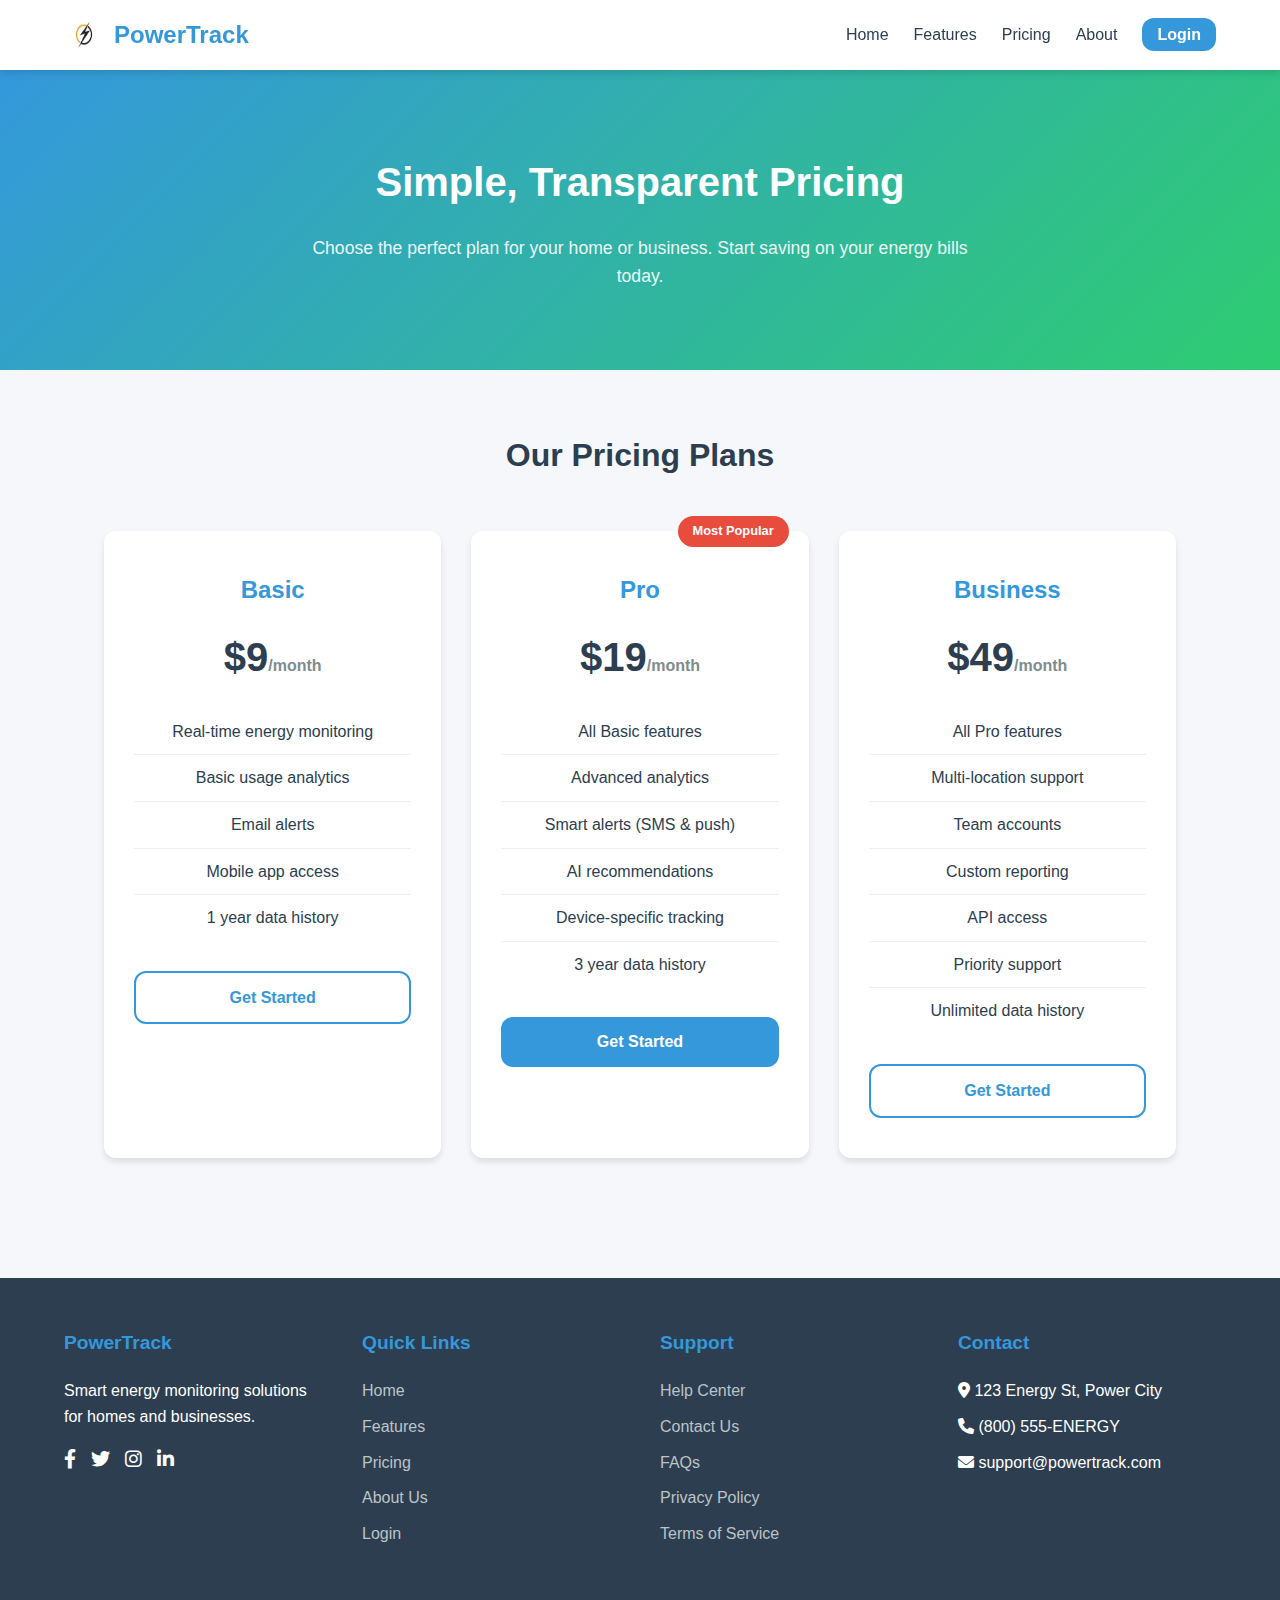
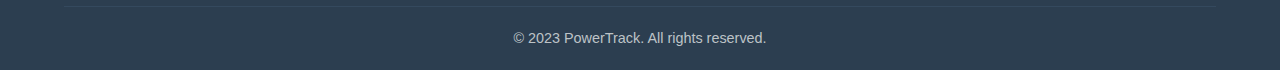
<file: pricing.html>
<!DOCTYPE html>
<html lang="en">
<head>
    <meta charset="UTF-8">
    <meta name="viewport" content="width=device-width, initial-scale=1.0">
    <title>PowerTrack - Pricing</title>
    <style>
        :root {
            --primary: #3498db;
            --secondary: #2ecc71;
            --dark: #2c3e50;
            --light: #ecf0f1;
            --accent: #e74c3c;
            --shadow: 0 4px 6px rgba(0,0,0,0.1);
            --radius: 12px;
        }
        
        * {
            margin: 0;
            padding: 0;
            box-sizing: border-box;
            font-family: 'Segoe UI', Tahoma, Geneva, Verdana, sans-serif;
        }
        
        body {
            background: #f5f7fa;
            color: var(--dark);
            line-height: 1.6;
        }
        
        /* Header */
        header {
            background: white;
            box-shadow: var(--shadow);
            padding: 15px 5%;
            display: flex;
            justify-content: space-between;
            align-items: center;
            position: sticky;
            top: 0;
            z-index: 100;
        }
        
        .logo-container {
            display: flex;
            align-items: center;
        }
        
        .logo {
            width: 40px;
            height: 40px;
            margin-right: 10px;
        }
        
        .brand-name {
            font-size: 1.5rem;
            font-weight: 700;
            color: var(--primary);
        }
        
        nav ul {
            display: flex;
            list-style: none;
        }
        
        nav ul li {
            margin-left: 25px;
        }
        
        nav ul li a {
            text-decoration: none;
            color: var(--dark);
            font-weight: 500;
            transition: color 0.3s;
        }
        
        nav ul li a:hover {
            color: var(--primary);
        }
        
        .login-btn {
            background: var(--primary);
            color: white;
            padding: 8px 15px;
            border-radius: var(--radius);
            font-weight: 600;
        }
        
        /* Hero Section */
        .pricing-hero {
            background: linear-gradient(135deg, var(--primary), var(--secondary));
            color: white;
            padding: 80px 5%;
            text-align: center;
        }
        
        .pricing-hero h1 {
            font-size: 2.5rem;
            margin-bottom: 20px;
        }
        
        .pricing-hero p {
            max-width: 700px;
            margin: 0 auto;
            font-size: 1.1rem;
            opacity: 0.9;
        }
        
        /* Pricing Plans */
        .pricing-container {
            padding: 60px 5%;
            max-width: 1200px;
            margin: 0 auto;
        }
        
        .section-title {
            text-align: center;
            font-size: 2rem;
            margin-bottom: 50px;
            color: var(--dark);
        }
        
        .pricing-grid {
            display: grid;
            grid-template-columns: repeat(auto-fit, minmax(300px, 1fr));
            gap: 30px;
            margin-bottom: 60px;
        }
        
        .pricing-card {
            background: white;
            border-radius: var(--radius);
            padding: 40px 30px;
            box-shadow: var(--shadow);
            text-align: center;
            transition: transform 0.3s;
            position: relative;
        }
        
        .pricing-card:hover {
            transform: translateY(-10px);
        }
        
        .popular-badge {
            position: absolute;
            top: -15px;
            right: 20px;
            background: var(--accent);
            color: white;
            padding: 5px 15px;
            border-radius: 20px;
            font-size: 0.8rem;
            font-weight: 600;
        }
        
        .plan-name {
            font-size: 1.5rem;
            margin-bottom: 15px;
            color: var(--primary);
        }
        
        .plan-price {
            font-size: 2.5rem;
            font-weight: 700;
            margin-bottom: 20px;
        }
        
        .plan-price span {
            font-size: 1rem;
            color: #7f8c8d;
        }
        
        .plan-features {
            list-style: none;
            margin-bottom: 30px;
        }
        
        .plan-features li {
            padding: 10px 0;
            border-bottom: 1px solid #eee;
        }
        
        .plan-features li:last-child {
            border-bottom: none;
        }
        
        .plan-btn {
            display: inline-block;
            width: 100%;
            padding: 12px;
            border-radius: var(--radius);
            font-weight: 600;
            text-decoration: none;
            transition: all 0.3s;
        }
        
        .primary-btn {
            background: var(--primary);
            color: white;
        }
        
        .primary-btn:hover {
            background: #2980b9;
        }
        
        .secondary-btn {
            border: 2px solid var(--primary);
            color: var(--primary);
        }
        
        .secondary-btn:hover {
            background: #f0f7fc;
        }
        
        /* Comparison Table */
        .comparison-table {
            width: 100%;
            border-collapse: collapse;
            margin: 40px 0;
            background: white;
            border-radius: var(--radius);
            overflow: hidden;
            box-shadow: var(--shadow);
        }
        
        .comparison-table th, 
        .comparison-table td {
            padding: 15px;
            text-align: left;
            border-bottom: 1px solid #eee;
        }
        
        .comparison-table th {
            background: var(--primary);
            color: white;
        }
        
        .comparison-table tr:last-child td {
            border-bottom: none;
        }
        
        .feature-name {
            font-weight: 600;
        }
        
        .check-mark {
            color: var(--secondary);
            font-weight: bold;
        }
        
        /* FAQ Section */
        .faq-section {
            margin: 60px 0;
        }
        
        .faq-item {
            background: white;
            border-radius: var(--radius);
            margin-bottom: 15px;
            box-shadow: var(--shadow);
            overflow: hidden;
        }
        
        .faq-question {
            padding: 20px;
            display: flex;
            justify-content: space-between;
            align-items: center;
            cursor: pointer;
            font-weight: 600;
        }
        
        .faq-answer {
            padding: 0 20px;
            max-height: 0;
            overflow: hidden;
            transition: max-height 0.3s ease-out;
        }
        
        .faq-answer p {
            padding-bottom: 20px;
        }
        
        .faq-item.active .faq-answer {
            max-height: 300px;
        }
        
        /* CTA Section */
        .cta-section {
            background: var(--primary);
            color: white;
            text-align: center;
            padding: 60px 5%;
            margin-top: 40px;
        }
        
        .cta-section h2 {
            font-size: 2rem;
            margin-bottom: 20px;
        }
        
        .cta-btn {
            display: inline-block;
            background: white;
            color: var(--primary);
            padding: 12px 30px;
            border-radius: var(--radius);
            font-weight: 600;
            text-decoration: none;
            margin-top: 20px;
            transition: all 0.3s;
        }
        
        .cta-btn:hover {
            transform: scale(1.05);
            box-shadow: var(--shadow);
        }
        
        /* Footer */
        footer {
            background: var(--dark);
            color: white;
            padding: 50px 5% 20px;
        }
        
        .footer-content {
            display: grid;
            grid-template-columns: repeat(auto-fit, minmax(200px, 1fr));
            gap: 40px;
            max-width: 1200px;
            margin: 0 auto;
        }
        
        .footer-column h3 {
            color: var(--primary);
            margin-bottom: 20px;
            font-size: 1.2rem;
        }
        
        .footer-column ul {
            list-style: none;
        }
        
        .footer-column ul li {
            margin-bottom: 10px;
        }
        
        .footer-column ul li a {
            color: #bdc3c7;
            text-decoration: none;
            transition: color 0.3s;
        }
        
        .footer-column ul li a:hover {
            color: white;
        }
        
        .social-links {
            display: flex;
            gap: 15px;
            margin-top: 15px;
        }
        
        .social-links a {
            color: white;
            font-size: 1.2rem;
        }
        
        .copyright {
            text-align: center;
            margin-top: 50px;
            padding-top: 20px;
            border-top: 1px solid #34495e;
            color: #bdc3c7;
            font-size: 0.9rem;
        }
        
        /* Responsive */
        @media (max-width: 768px) {
            nav ul {
                display: none;
            }
            
            .pricing-grid {
                grid-template-columns: 1fr;
            }
            
            .comparison-table {
                display: block;
                overflow-x: auto;
            }
        }
    </style>
    <link rel="stylesheet" href="https://cdnjs.cloudflare.com/ajax/libs/font-awesome/6.0.0-beta3/css/all.min.css">
</head>
<body>
    <!-- Header -->
    <header>
        <div class="logo-container">
            <img src="energy logo.jpg" alt="PowerTrack Logo" class="logo">
            <span class="brand-name">PowerTrack</span>
        </div>
        <nav>
            <ul>
                <li><a href="index.html">Home</a></li>
                <li><a href="features.html">Features</a></li>
                <li><a href="pricing.html" class="active">Pricing</a></li>
                <li><a href="about.html">About</a></li>
                <li><a href="login.html" class="login-btn">Login</a></li>
            </ul>
        </nav>
    </header>

    <!-- Hero Section -->
    <section class="pricing-hero">
        <h1>Simple, Transparent Pricing</h1>
        <p>Choose the perfect plan for your home or business. Start saving on your energy bills today.</p>
    </section>

    <!-- Pricing Plans -->
    <section class="pricing-container">
        <h2 class="section-title">Our Pricing Plans</h2>
        
        <div class="pricing-grid">
            <!-- Basic Plan -->
            <div class="pricing-card">
                <h3 class="plan-name">Basic</h3>
                <div class="plan-price">$9<span>/month</span></div>
                <ul class="plan-features">
                    <li>Real-time energy monitoring</li>
                    <li>Basic usage analytics</li>
                    <li>Email alerts</li>
                    <li>Mobile app access</li>
                    <li>1 year data history</li>
                </ul>
                <a href="#" class="plan-btn secondary-btn">Get Started</a>
            </div>
            
            <!-- Pro Plan (Popular) -->
            <div class="pricing-card">
                <div class="popular-badge">Most Popular</div>
                <h3 class="plan-name">Pro</h3>
                <div class="plan-price">$19<span>/month</span></div>
                <ul class="plan-features">
                    <li>All Basic features</li>
                    <li>Advanced analytics</li>
                    <li>Smart alerts (SMS & push)</li>
                    <li>AI recommendations</li>
                    <li>Device-specific tracking</li>
                    <li>3 year data history</li>
                </ul>
                <a href="#" class="plan-btn primary-btn">Get Started</a>
            </div>
            
            <!-- Business Plan -->
            <div class="pricing-card">
                <h3 class="plan-name">Business</h3>
                <div class="plan-price">$49<span>/month</span></div>
                <ul class="plan-features">
                    <li>All Pro features</li>
                    <li>Multi-location support</li>
                    <li>Team accounts</li>
                    <li>Custom reporting</li>
                    <li>API access</li>
                    <li>Priority support</li>
                    <li>Unlimited data history</li>
                </ul>
                <a href="#" class="plan-btn secondary-btn">Get Started</a>
            </div>
        </div>
    </section>

    <!-- Footer -->
    <footer>
        <div class="footer-content">
            <div class="footer-column">
                <h3>PowerTrack</h3>
                <p>Smart energy monitoring solutions for homes and businesses.</p>
                <div class="social-links">
                    <a href="#"><i class="fab fa-facebook-f"></i></a>
                    <a href="#"><i class="fab fa-twitter"></i></a>
                    <a href="#"><i class="fab fa-instagram"></i></a>
                    <a href="#"><i class="fab fa-linkedin-in"></i></a>
                </div>
            </div>
            <div class="footer-column">
                <h3>Quick Links</h3>
                <ul>
                    <li><a href="index.html">Home</a></li>
                    <li><a href="features.html">Features</a></li>
                    <li><a href="pricing.html">Pricing</a></li>
                    <li><a href="about.html">About Us</a></li>
                    <li><a href="login.html">Login</a></li>
                </ul>
            </div>
            <div class="footer-column">
                <h3>Support</h3>
                <ul>
                    <li><a href="#">Help Center</a></li>
                    <li><a href="#">Contact Us</a></li>
                    <li><a href="#">FAQs</a></li>
                    <li><a href="#">Privacy Policy</a></li>
                    <li><a href="#">Terms of Service</a></li>
                </ul>
            </div>
            <div class="footer-column">
                <h3>Contact</h3>
                <ul>
                    <li><i class="fas fa-map-marker-alt"></i> 123 Energy St, Power City</li>
                    <li><i class="fas fa-phone"></i> (800) 555-ENERGY</li>
                    <li><i class="fas fa-envelope"></i> support@powertrack.com</li>
                </ul>
            </div>
        </div>
        <div class="copyright">
            &copy; 2023 PowerTrack. All rights reserved.
        </div>
    </footer>

</body>
</html>
</file>
<file: styles.css>
:root {
    /* Default theme (Electric Blue) */
    --primary-bg: #000428;
    --secondary-bg: #378bb5;
    --accent-color: #00f2fe;
    --accent-light: #4facfe;
    --text-primary: #ffffff;
    --text-secondary: #b3e0ff;
    --user-message-bg: #2d2d2d;
    --bot-message-bg: #1a1a1a;
    --input-bg: #2d2d2d;
    --border-color: #333333;
    --hover-color: #3d3d3d;
    --message-shadow: inset 0 2px 4px rgba(0, 0, 0, 0.2);
    --container-shadow: 0 4px 12px rgba(0, 242, 254, 0.2);
    --gradient-primary: linear-gradient(135deg, #000428 0%, #004e92 100%);
    --gradient-accent: linear-gradient(135deg, #00f2fe 0%, #4facfe 100%);
    --shadow-color: rgba(0, 242, 254, 0.2);
    --glow-color: rgba(0, 242, 254, 0.3);
}

/* Snowfall Animation */
.snowflake {
    position: fixed;
    top: -10px;
    color: #fff;
    font-size: 1em;
    font-family: Arial, sans-serif;
    text-shadow: 0 0 5px #000;
    user-select: none;
    z-index: 1000;
    animation: fall linear infinite;
}

@keyframes fall {
    to {
        transform: translateY(105vh);
    }
}

/* Snowflake sizes and speeds */
.snowflake:nth-child(1) { font-size: 1em; animation-duration: 10s; animation-delay: 0s; left: 10%; }
.snowflake:nth-child(2) { font-size: 1.2em; animation-duration: 8s; animation-delay: 1s; left: 20%; }
.snowflake:nth-child(3) { font-size: 0.8em; animation-duration: 12s; animation-delay: 2s; left: 30%; }
.snowflake:nth-child(4) { font-size: 1.4em; animation-duration: 9s; animation-delay: 3s; left: 40%; }
.snowflake:nth-child(5) { font-size: 1em; animation-duration: 11s; animation-delay: 4s; left: 50%; }
.snowflake:nth-child(6) { font-size: 1.3em; animation-duration: 7s; animation-delay: 5s; left: 60%; }
.snowflake:nth-child(7) { font-size: 0.9em; animation-duration: 13s; animation-delay: 6s; left: 70%; }
.snowflake:nth-child(8) { font-size: 1.1em; animation-duration: 10s; animation-delay: 7s; left: 80%; }
.snowflake:nth-child(9) { font-size: 1.2em; animation-duration: 8s; animation-delay: 8s; left: 90%; }
.snowflake:nth-child(10) { font-size: 1em; animation-duration: 12s; animation-delay: 9s; left: 95%; }

/* Theme 2 (Purple and Blue) */
[data-theme="theme2"] {
    --primary-bg: #1a1a2e;
    --secondary-bg: #16213e;
    --accent-color: #4a90e2;
    --accent-light: #6ba5e5;
    --text-primary: #ffffff;
    --text-secondary: #b3c5e6;
    --gradient-primary: linear-gradient(135deg, #1a1a2e 0%, #16213e 100%);
    --gradient-accent: linear-gradient(135deg, #4a90e2 0%, #6ba5e5 100%);
    --shadow-color: rgba(74, 144, 226, 0.2);
}

/* Theme 3 (Green and Teal) */
[data-theme="theme3"] {
    --primary-bg: #1a2b2b;
    --secondary-bg: #2a3b3b;
    --accent-color: #00b894;
    --accent-light: #55efc4;
    --text-primary: #ffffff;
    --text-secondary: #b3e6e6;
    --gradient-primary: linear-gradient(135deg, #1a2b2b 0%, #2a3b3b 100%);
    --gradient-accent: linear-gradient(135deg, #00b894 0%, #55efc4 100%);
    --shadow-color: rgba(0, 184, 148, 0.2);
}

/* Theme 4 (Pink and Purple) */
[data-theme="theme4"] {
    --primary-bg: #2a1a2e;
    --secondary-bg: #3a2b3e;
    --accent-color: #e24a90;
    --accent-light: #e56ba5;
    --text-primary: #ffffff;
    --text-secondary: #e6b3c5;
    --gradient-primary: linear-gradient(135deg, #2a1a2e 0%, #3a2b3e 100%);
    --gradient-accent: linear-gradient(135deg, #e24a90 0%, #e56ba5 100%);
    --shadow-color: rgba(226, 74, 144, 0.2);
}

/* Theme 5 (Ocean Blue) */
[data-theme="theme5"] {
    --primary-bg: #1a2b4c;
    --secondary-bg: #2a3b5c;
    --accent-color: #4a90e2;
    --accent-light: #6ba5e5;
    --text-primary: #ffffff;
    --text-secondary: #b3c5e6;
    --gradient-primary: linear-gradient(135deg, #1a2b4c 0%, #2a3b5c 100%);
    --gradient-accent: linear-gradient(135deg, #4a90e2 0%, #6ba5e5 100%);
    --shadow-color: rgba(74, 144, 226, 0.2);
}

/* Theme 6 (Sunset Orange) */
[data-theme="theme6"] {
    --primary-bg: #4c2b1a;
    --secondary-bg: #5c3b2a;
    --accent-color: #e2a04a;
    --accent-light: #e5b56b;
    --text-primary: #ffffff;
    --text-secondary: #e6c5b3;
    --gradient-primary: linear-gradient(135deg, #4c2b1a 0%, #5c3b2a 100%);
    --gradient-accent: linear-gradient(135deg, #e2a04a 0%, #e5b56b 100%);
    --shadow-color: rgba(226, 160, 74, 0.2);
}

/* Theme 7 (Sunny Yellow) */
[data-theme="theme7"] {
    --primary-bg: #4c3b1a;
    --secondary-bg: #5c4b2a;
    --accent-color: #ffd700;
    --accent-light: #ffe44d;
    --text-primary: #ffffff;
    --text-secondary: #fff4b3;
    --gradient-primary: linear-gradient(135deg, #4c3b1a 0%, #5c4b2a 100%);
    --gradient-accent: linear-gradient(135deg, #ffd700 0%, #ffe44d 100%);
    --shadow-color: rgba(255, 215, 0, 0.2);
}

* {
    margin: 0;
    padding: 0;
    box-sizing: border-box;
    font-family: 'Segoe UI', Tahoma, Geneva, Verdana, sans-serif;
}

body {
    background: var(--gradient-primary);
    color: var(--text-primary);
    min-height: 100vh;
    display: flex;
    justify-content: center;
    align-items: center;
    padding: 20px;
}

.container {
    width: 100%;
    max-width: 800px;
    height: 90vh;
    background: var(--secondary-bg);
    border-radius: 20px;
    box-shadow: 0 0 20px var(--accent-color),
                0 0 40px var(--shadow-color);
    display: flex;
    flex-direction: column;
    overflow: hidden;
    border: 1px solid var(--accent-color);
    animation: borderGlow 3s ease-in-out infinite;
}

.header {
    padding: 20px;
    text-align: center;
    background: var(--gradient-primary);
    border-bottom: 1px solid var(--accent-color);
}

.header h1 {
    font-size: 2.2em;
    margin-bottom: 10px;
    color: var(--accent-color);
    font-weight: 600;
    opacity: 0.9;
    text-shadow: 0 0 5px var(--shadow-color);
}

.header p {
    color: var(--text-secondary);
    font-size: 1.1em;
}

#chat-box {
    flex: 1;
    padding: 20px;
    overflow-y: auto;
    display: flex;
    flex-direction: column;
    gap: 15px;
    background: var(--secondary-bg);
}

#chat-box::-webkit-scrollbar {
    width: 8px;
}

#chat-box::-webkit-scrollbar-track {
    background: var(--primary-bg);
    border-radius: 4px;
}

#chat-box::-webkit-scrollbar-thumb {
    background: var(--accent-color);
    border-radius: 4px;
}

#chat-box::-webkit-scrollbar-thumb:hover {
    background: var(--accent-light);
}

.message {
    max-width: 80%;
    padding: 12px 16px;
    border-radius: 15px;
    font-size: 1em;
    line-height: 1.4;
    word-wrap: break-word;
    position: relative;
    animation: fadeIn 0.3s ease-in-out;
}

.user-message:nth-child(3n+1) {
    background: #ff6b00;
}

.user-message:nth-child(3n+2) {
    background: #ff8533;
}

.user-message:nth-child(3n+3) {
    background: #ff9f4d;
}

.user-message {
    color: var(--text-primary);
    align-self: flex-end;
    border-radius: 20px;
    margin-left: 20%;
    font-size: 1.1em;
    padding: 14px 18px;
    font-weight: 500;
    box-shadow: 0 2px 5px var(--shadow-color);
    border: none;
    transition: background-color 0.3s ease;
}

.bot-message {
    background: transparent;
    color: var(--text-primary);
    align-self: flex-start;
    border-bottom-left-radius: 5px;
    margin-right: 20%;
}

.crisis-message {
    background-color: #FFEBEE;
    font-weight: bold;
    color: #C62828;
    border-left: 4px solid #C62828;
}

.resource-item {
    background-color: #FFF8E1;
    margin-top: 4px;
    font-size: 0.9em;
    border-left: 4px solid #FFB300;
}

.typing {
    opacity: 0.7;
    font-style: italic;
}

.typing-indicator {
    min-width: 30px;
    min-height: 20px;
    padding: 8px 12px;
}

.typing-dots {
    display: flex;
    gap: 4px;
}

.typing-dots span {
    width: 8px;
    height: 8px;
    background-color: #9E9E9E;
    border-radius: 50%;
    animation: typing-dot 1.4s infinite ease-in-out both;
}

.typing-dots span:nth-child(1) {
    animation-delay: 0s;
}

.typing-dots span:nth-child(2) {
    animation-delay: 0.2s;
}

.typing-dots span:nth-child(3) {
    animation-delay: 0.4s;
}

@keyframes typing-dot {
    0%, 80%, 100% { 
        transform: scale(0.6);
        opacity: 0.6;
    }
    40% { 
        transform: scale(1);
        opacity: 1;
    }
}

.suggestion-container {
    display: flex;
    flex-wrap: wrap;
    gap: 8px;
    margin: 8px;
}

.suggestion-chip {
    background-color: #E3F2FD;
    border: none;
    border-radius: 16px;
    padding: 8px 12px;
    font-size: 0.9em;
    cursor: pointer;
    transition: background-color 0.2s;
}

.suggestion-chip:hover {
    background-color: #BBDEFB;
}

.input-area {
    padding: 20px;
    background: var(--gradient-primary);
    display: flex;
    gap: 10px;
    border-top: 1px solid var(--accent-color);
}

#user-input {
    flex: 1;
    padding: 10px 16px;
    border: 1px solid var(--accent-color);
    border-radius: 20px;
    background: var(--secondary-bg);
    color: var(--text-primary);
    font-size: 0.95em;
    outline: none;
    transition: all 0.3s ease;
    max-width: 90%;
}

#user-input::placeholder {
    color: var(--text-secondary);
    opacity: 0.7;
}

#user-input:focus {
    border-color: var(--accent-light);
    background: var(--primary-bg);
}

#send-button {
    width: 40px;
    height: 40px;
    border: 1px solid var(--accent-color);
    border-radius: 50%;
    background: var(--gradient-accent);
    color: var(--text-primary);
    cursor: pointer;
    display: flex;
    align-items: center;
    justify-content: center;
    transition: all 0.3s ease;
}

#send-button:hover {
    transform: scale(1.05);
    background: var(--accent-color);
}

#send-button:active {
    transform: scale(0.95);
}

.footer {
    padding: 15px;
    text-align: center;
    background: var(--gradient-primary);
    border-top: 1px solid var(--accent-color);
}

.disclaimer {
    color: var(--text-secondary);
    font-size: 0.9em;
    line-height: 1.4;
}

@keyframes fadeIn {
    from {
        opacity: 0;
        transform: translateY(10px);
    }
    to {
        opacity: 1;
        transform: translateY(0);
    }
}

@keyframes borderGlow {
    0% {
        box-shadow: 0 0 20px var(--accent-color),
                    0 0 40px var(--shadow-color);
    }
    50% {
        box-shadow: 0 0 30px var(--accent-color),
                    0 0 60px var(--shadow-color);
    }
    100% {
        box-shadow: 0 0 20px var(--accent-color),
                    0 0 40px var(--shadow-color);
    }
}

/* Responsive Design */
@media (max-width: 600px) {
    .container {
        height: 100vh;
        border-radius: 0;
    }
    
    .header {
        border-radius: 0;
    }
    
    .message {
        max-width: 90%;
    }
}

.theme-switcher {
    position: fixed;
    bottom: 40px;
    right: 20px;
    width: 44px;
    height: 44px;
    border-radius: 50%;
    background: var(--accent-color);
    color: var(--text-primary);
    border: none;
    cursor: pointer;
    display: flex;
    align-items: center;
    justify-content: center;
    box-shadow: 0 2px 10px var(--shadow-color);
    transition: all 0.3s ease;
    z-index: 1000;
}

.theme-switcher:hover {
    transform: scale(1.1);
    background: var(--accent-light);
}

.theme-switcher:active {
    transform: scale(0.95);
}

.snow-toggle {
    position: fixed;
    bottom: 80px;
    right: 20px;
    width: 45px;
    height: 45px;
    border-radius: 50%;
    background: var(--accent-color);
    color: var(--text-primary);
    border: none;
    cursor: pointer;
    display: flex;
    align-items: center;
    justify-content: center;
    box-shadow: 0 2px 10px var(--shadow-color);
    transition: all 0.3s ease;
    z-index: 1000;
}

.snow-toggle:hover {
    transform: scale(1.1);
    background: var(--accent-light);
}

.snow-toggle:active {
    transform: scale(0.95);
}

.snow-toggle.active {
    background: var(--accent-light);
    box-shadow: 0 0 15px var(--accent-color);
}

/* Animation Controls */
.animation-controls {
    position: fixed;
    bottom: 100px;
    right: 20px;
    z-index: 1000;
}

.animation-toggle {
    width: 44px;
    height: 44px;
    border-radius: 50%;
    background: var(--accent-color);
    color: var(--text-primary);
    border: none;
    cursor: pointer;
    display: flex;
    align-items: center;
    justify-content: center;
    box-shadow: 0 2px 10px var(--shadow-color);
    transition: all 0.3s ease;
}

.animation-toggle:hover {
    transform: scale(1.1);
    background: var(--accent-light);
}

.animation-toggle:active {
    transform: scale(0.95);
}

.animation-menu {
    position: absolute;
    bottom: 25px;
    right: 0;
    background: var(--secondary-bg);
    border-radius: 10px;
    padding: 10px;
    box-shadow: 0 4px 15px var(--shadow-color);
    display: none;
    flex-direction: column;
    gap: 5px;
    min-width: 150px;
    border: 1px solid var(--accent-color);
}

.animation-controls:hover .animation-menu {
    display: flex;
}

.animation-option {
    padding: 8px 12px;
    border: none;
    background: transparent;
    color: var(--text-primary);
    cursor: pointer;
    border-radius: 5px;
    text-align: left;
    transition: all 0.2s ease;
    display: flex;
    align-items: center;
    gap: 8px;
}

.animation-option:hover {
    background: var(--accent-color);
}

/* Animation Elements */
.animation-element {
    position: fixed;
    pointer-events: none;
    z-index: 1000;
}

/* Rain Animation */
.raindrop {
    width: 2px;
    height: 20px;
    background: linear-gradient(to bottom, rgba(255,255,255,0.8), rgba(255,255,255,0.2));
    animation: rain linear infinite;
}

/* Fire Animation */
.fire-particle {
    width: 4px;
    height: 4px;
    background: radial-gradient(circle, #ff6b00, #ff0000);
    border-radius: 50%;
    animation: fire linear infinite;
}

/* Stars Animation */
.star {
    width: 2px;
    height: 2px;
    background: #fff;
    border-radius: 50%;
    animation: twinkle linear infinite;
}

/* Asteroid Animation */
.asteroid {
    font-size: 1.2em;
    color: #fff;
    text-shadow: 0 0 5px #000;
    animation: asteroid linear infinite;
}

/* Animation Keyframes */
@keyframes rain {
    to { transform: translateY(105vh); }
}

@keyframes fire {
    0% { transform: translateY(100vh) scale(1); opacity: 1; }
    50% { transform: translateY(50vh) scale(0.5); opacity: 0.5; }
    100% { transform: translateY(-20vh) scale(0.2); opacity: 0; }
}

@keyframes twinkle {
    0%, 100% { opacity: 1; }
    50% { opacity: 0.3; }
}

@keyframes asteroid {
    0% { transform: translateX(-20px) translateY(-20px) rotate(0deg); }
    100% { transform: translateX(calc(100vw + 20px)) translateY(calc(100vh + 20px)) rotate(360deg); }
}
</file>
<file: newstyle.css>
/* CSS to match reference image style - functionality remains intact */
:root {
    --bg: #f5f5f5;
    --card-bg: #ffffff;
    --text-main: #333333;
    --text-secondary: #666666;
    --accent: #4a6bff;
    --border: #e0e0e0;
    --button-bg: #f0f0f0;
    --button-hover: #e5e5e5;
  }
  
  /* Base Styles */
  #chat-box {
    background-color: var(--card-bg);
    border-radius: 12px;
    padding: 24px;
    box-shadow: 0 2px 8px rgba(0,0,0,0.05);
    border: 1px solid var(--border);
    margin-bottom: 20px;
  }
  
  /* Header matching "Your Personal AI Advisor" */
  .header h1 {
    font-size: 24px;
    font-weight: 600;
    margin-bottom: 16px;
    line-height: 1.3;
    color: var(--text-main);
  }
  
  .header p {
    color: var(--text-secondary);
    margin-bottom: 24px;
    font-size: 15px;
  }
  
  /* Buttons matching [Installation] [System] */
  .input-area .button-group {
    display: flex;
    gap: 12px;
    margin-bottom: 24px;
  }
  
  .input-area button {
    padding: 8px 16px;
    background-color: var(--button-bg);
    border: none;
    border-radius: 6px;
    font-weight: 500;
    cursor: pointer;
    transition: background-color 0.2s;
    font-size: 14px;
  }
  
  .input-area button:hover {
    background-color: var(--button-hover);
  }
  
  /* Divider line */
  .divider {
    height: 1px;
    background-color: var(--border);
    margin: 24px 0;
    border: none;
  }
  
  /* Key Events section */
  .key-events {
    margin-top: 16px;
  }
  
  .key-events strong {
    display: block;
    margin-bottom: 12px;
    font-weight: 600;
    color: var(--text-main);
  }
  
  .key-events ul {
    padding-left: 16px;
    margin: 0 0 24px 0;
  }
  
  .key-events li {
    margin-bottom: 8px;
    position: relative;
    padding-left: 16px;
    font-size: 15px;
    color: var(--text-secondary);
  }
  
  .key-events li::before {
    content: "•";
    position: absolute;
    left: 0;
    color: var(--accent); 
    font-weight: bold;
  }
  
  /* Explore button */
  .explore-btn {
    display: block;
    width: 100%;
    padding: 12px;
    background-color: var(--accent);
    color: white;
    border: none;
    border-radius: 6px;
    font-weight: 600;
    text-align: center;
    cursor: pointer;
    font-size: 15px;
    transition: background-color 0.2s;
  }
  
  .explore-btn:hover {
    background-color: #3a5ae8;
  }
  
  /* Message bubbles styling (keeps your original functionality) */
  .message {
    max-width: 80%;
    padding: 12px 16px;
    border-radius: 15px;
    font-size: 15px;
    margin-bottom: 8px;
  }
  
  .user-message {
    background: linear-gradient(135deg, var(--accent), #6a8cff);
    color: white;
    align-self: flex-end;
  }
  
  .bot-message {
    background-color: var(--button-bg);
    color: var(--text-main);
    align-self: flex-start;
  }
  
  /* Input area styling */
  .input-area {
    padding: 16px;
    background-color: var(--card-bg);
    border-top: 1px solid var(--border);
  }
  
  #user-input {
    padding: 12px 16px;
    border: 1px solid var(--border);
    border-radius: 6px;
    font-size: 15px;
  }
  
  /* Animation controls (keeps original functionality) */
  .animation-controls {
    position: fixed;
    bottom: 20px;
    right: 20px;
  }
</file>
